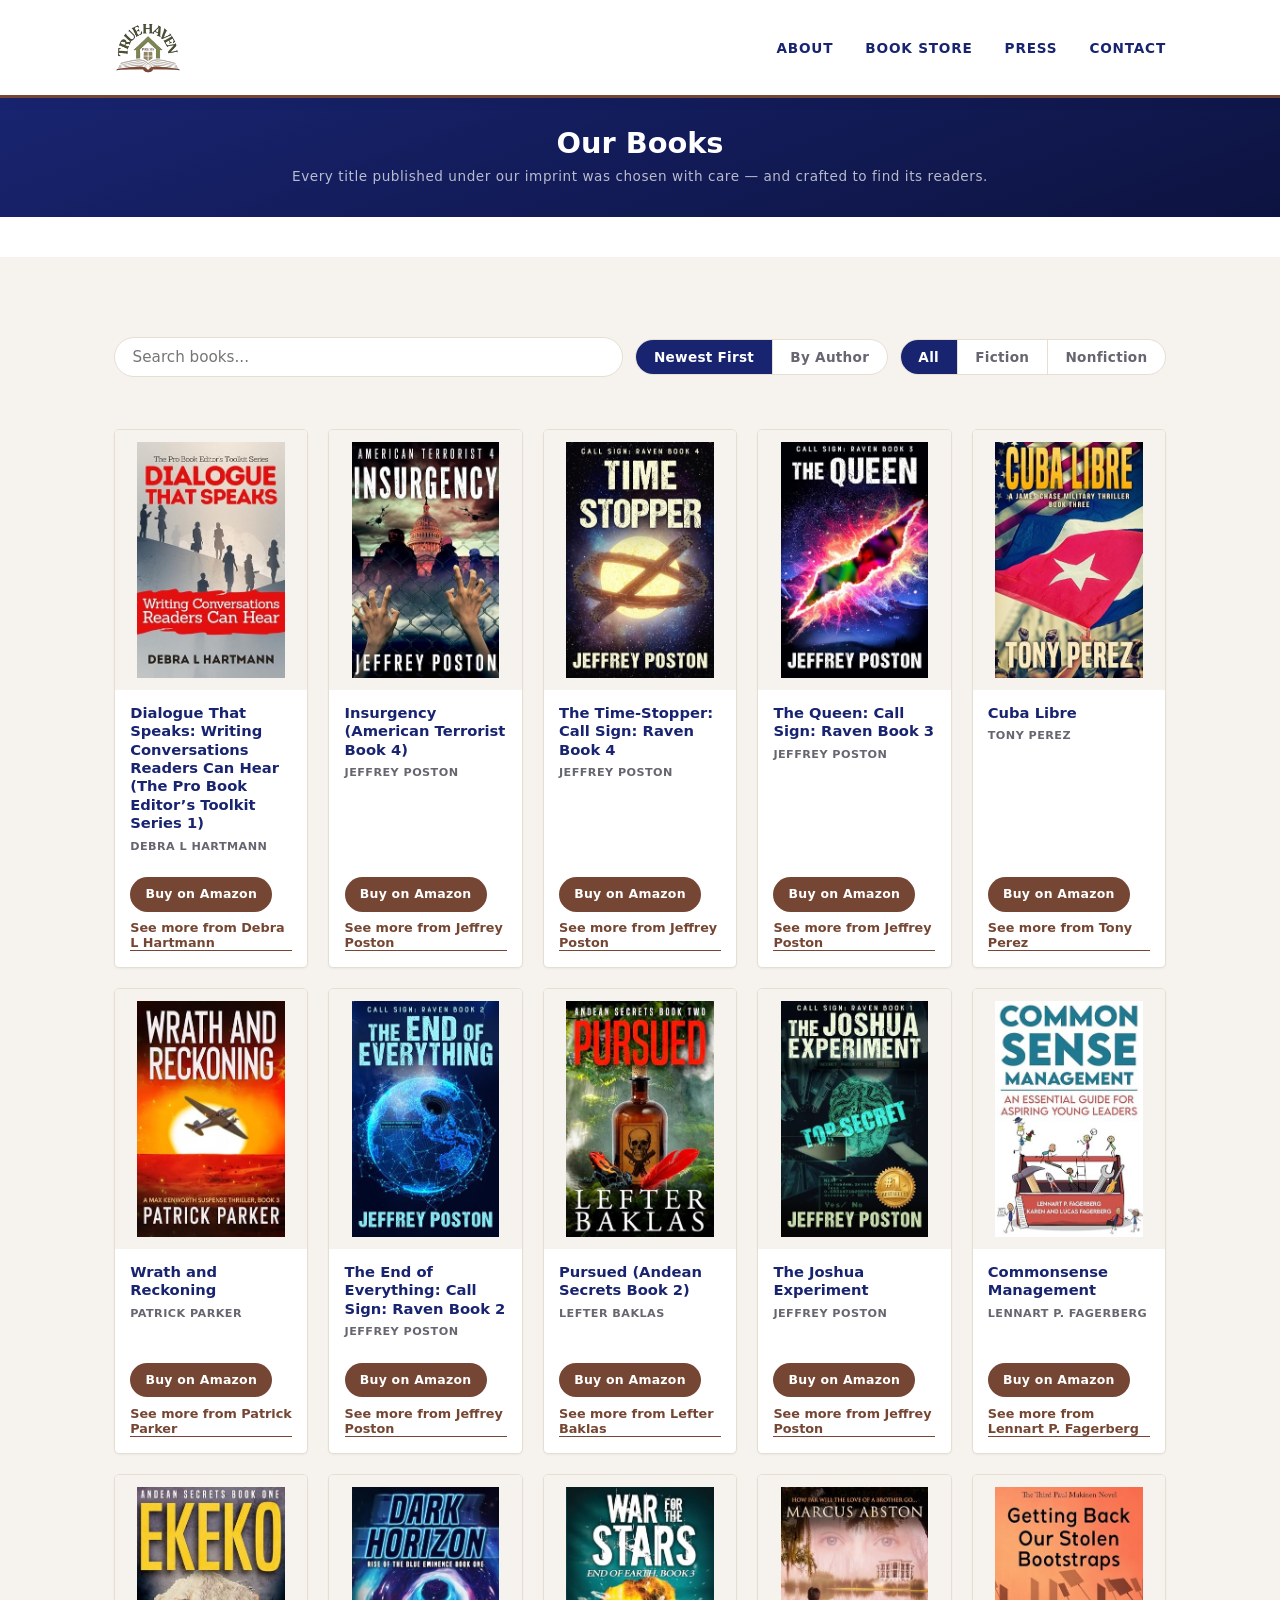
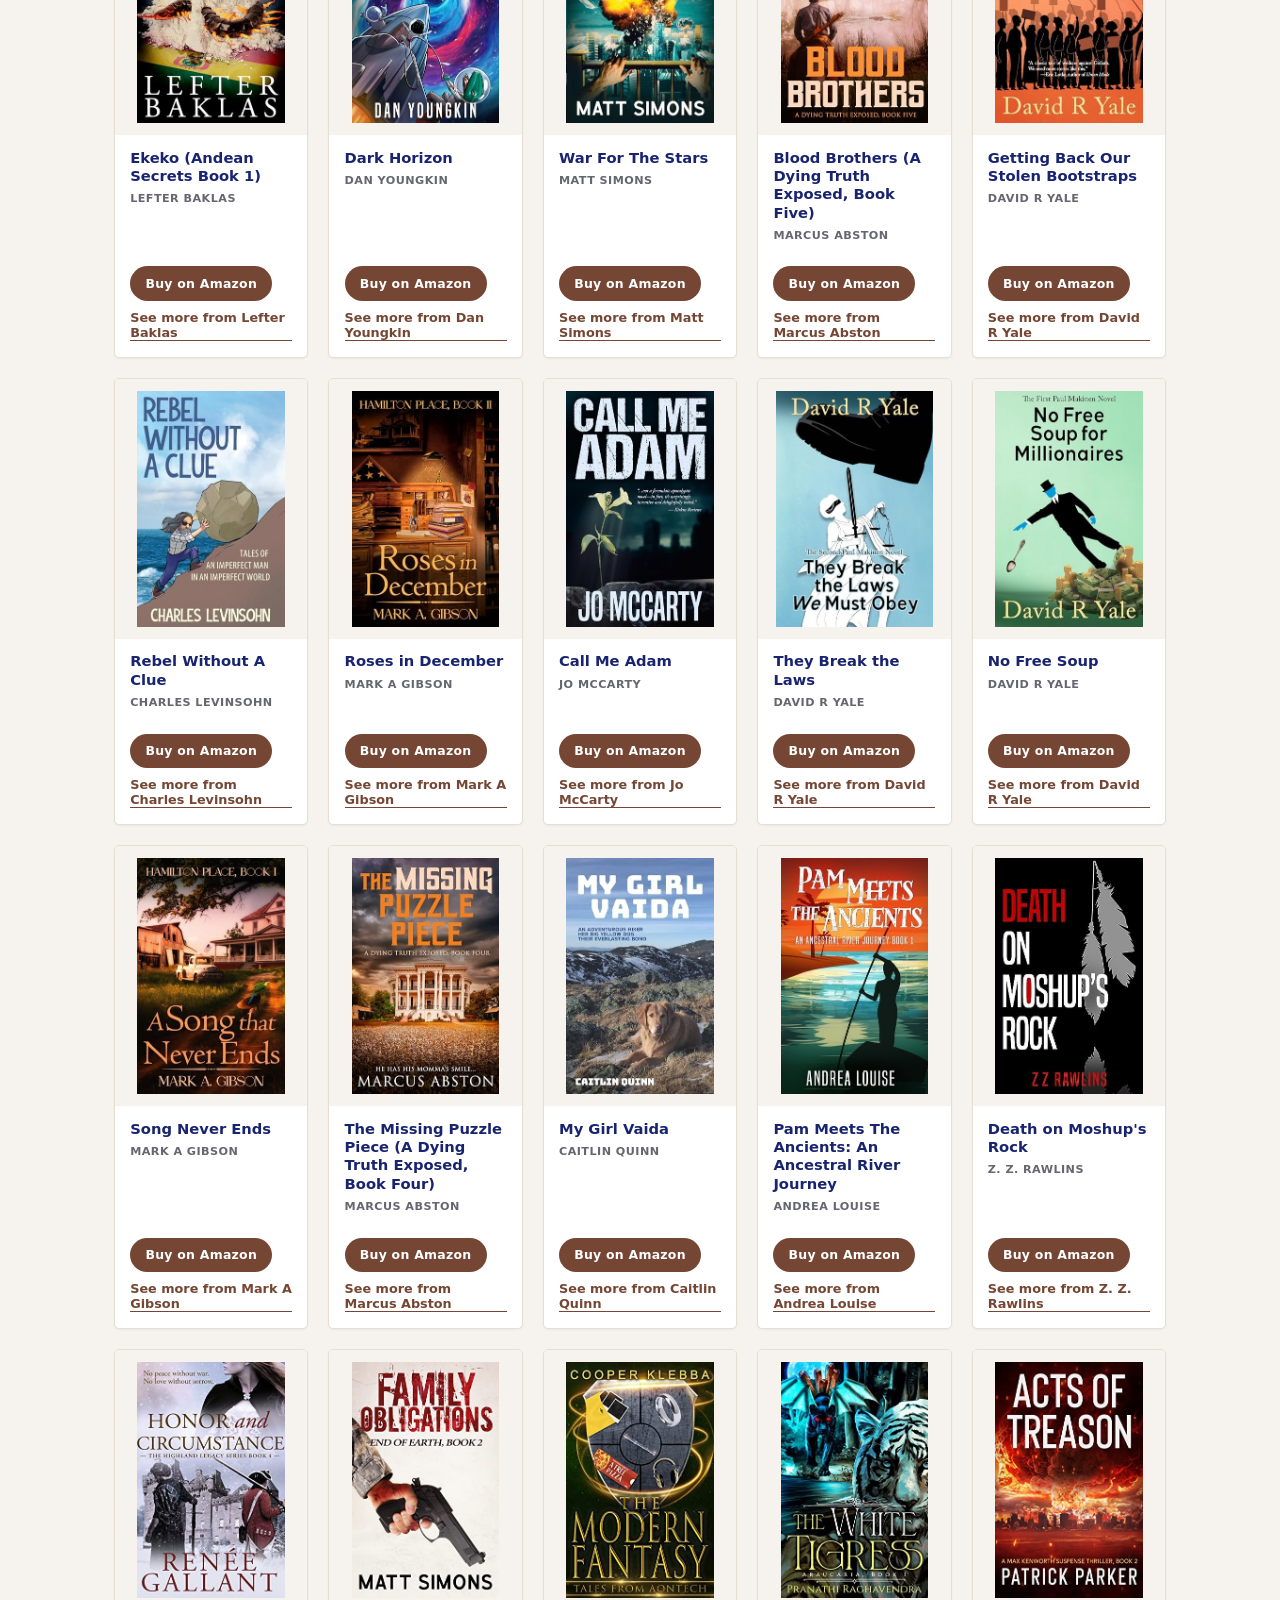
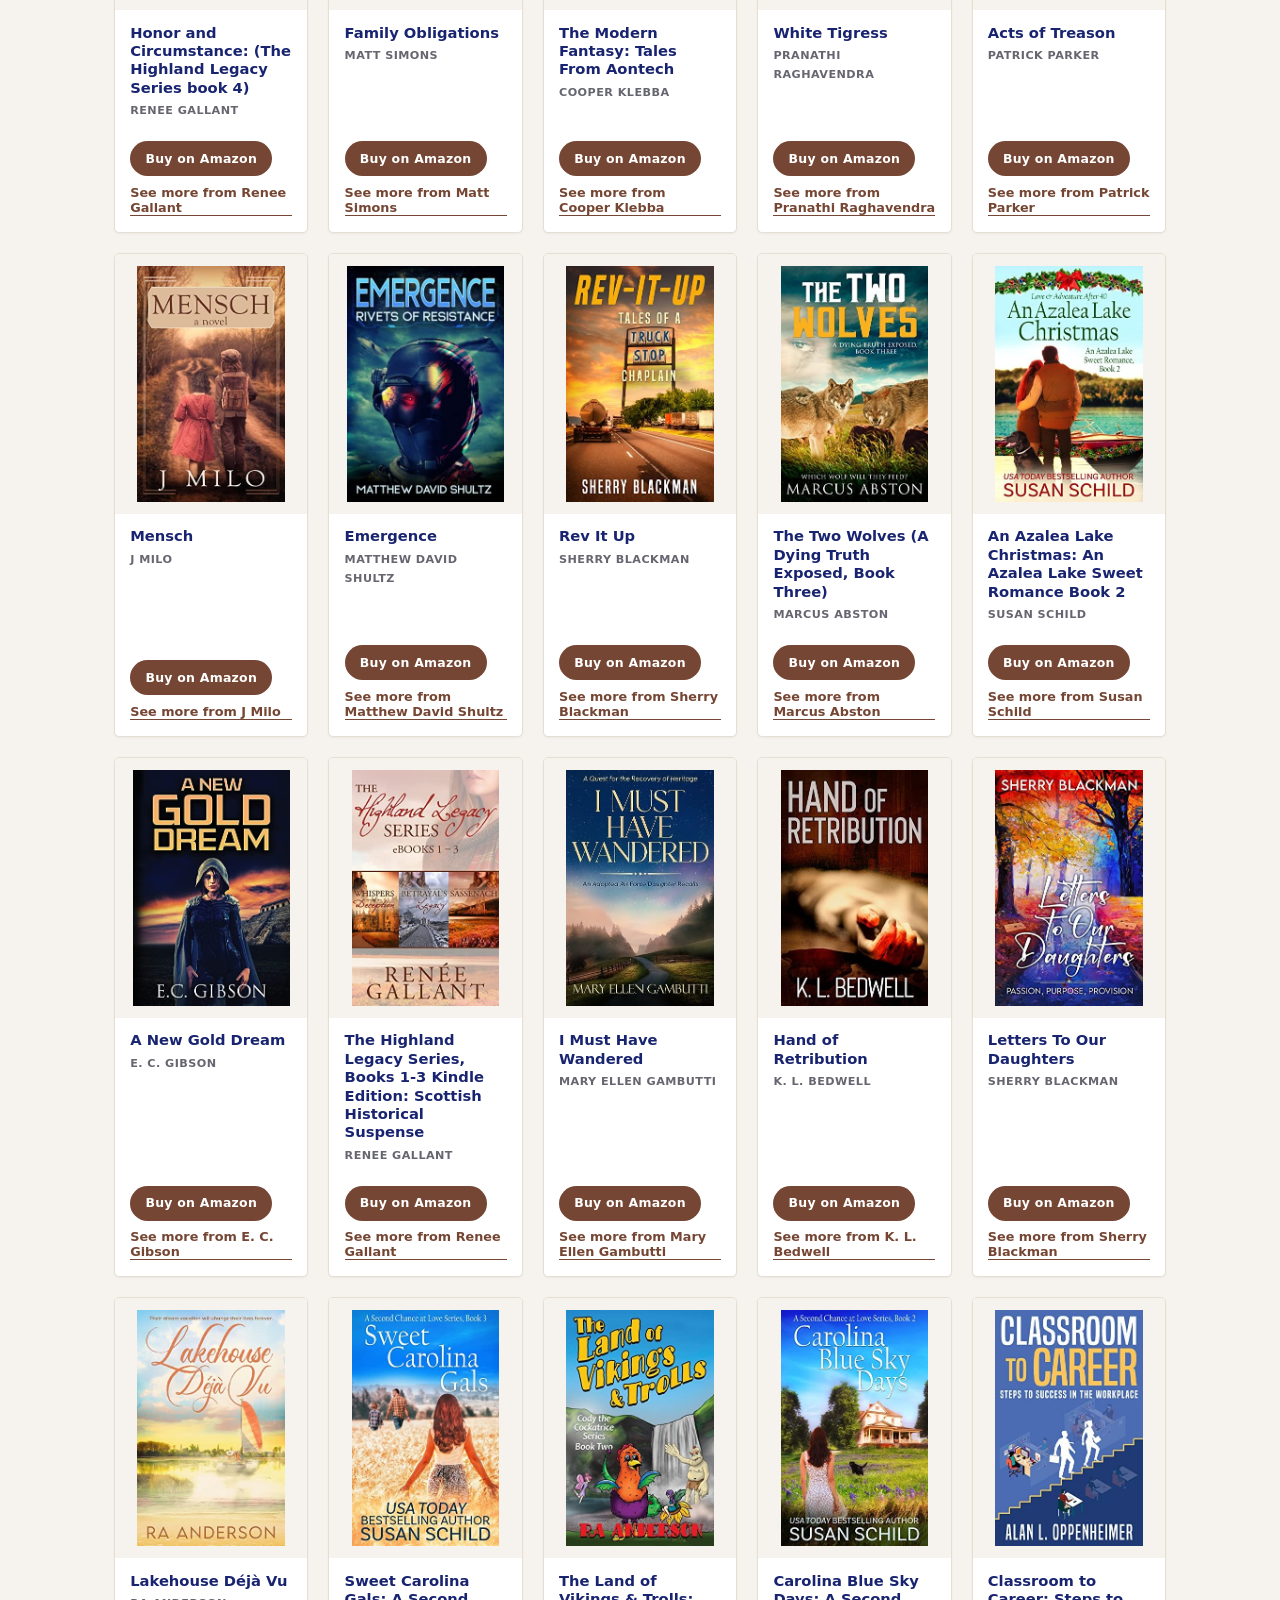
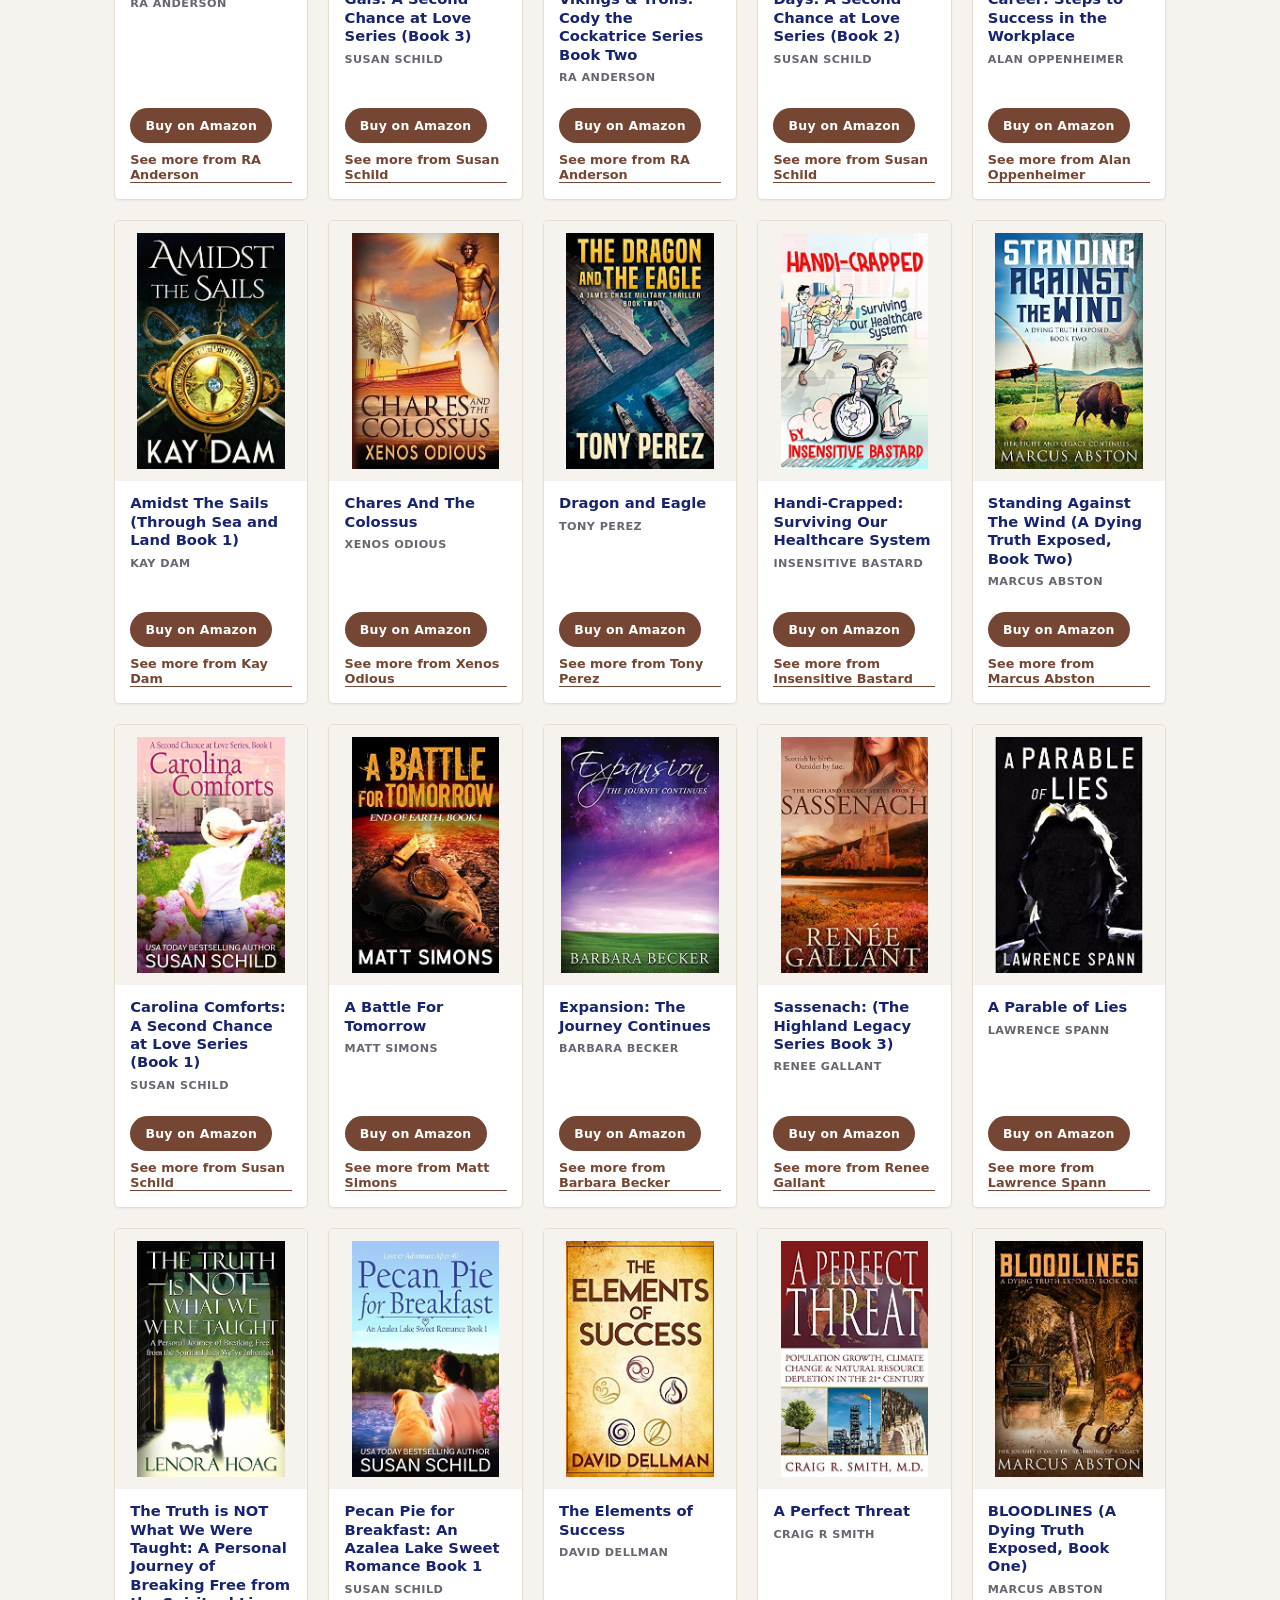
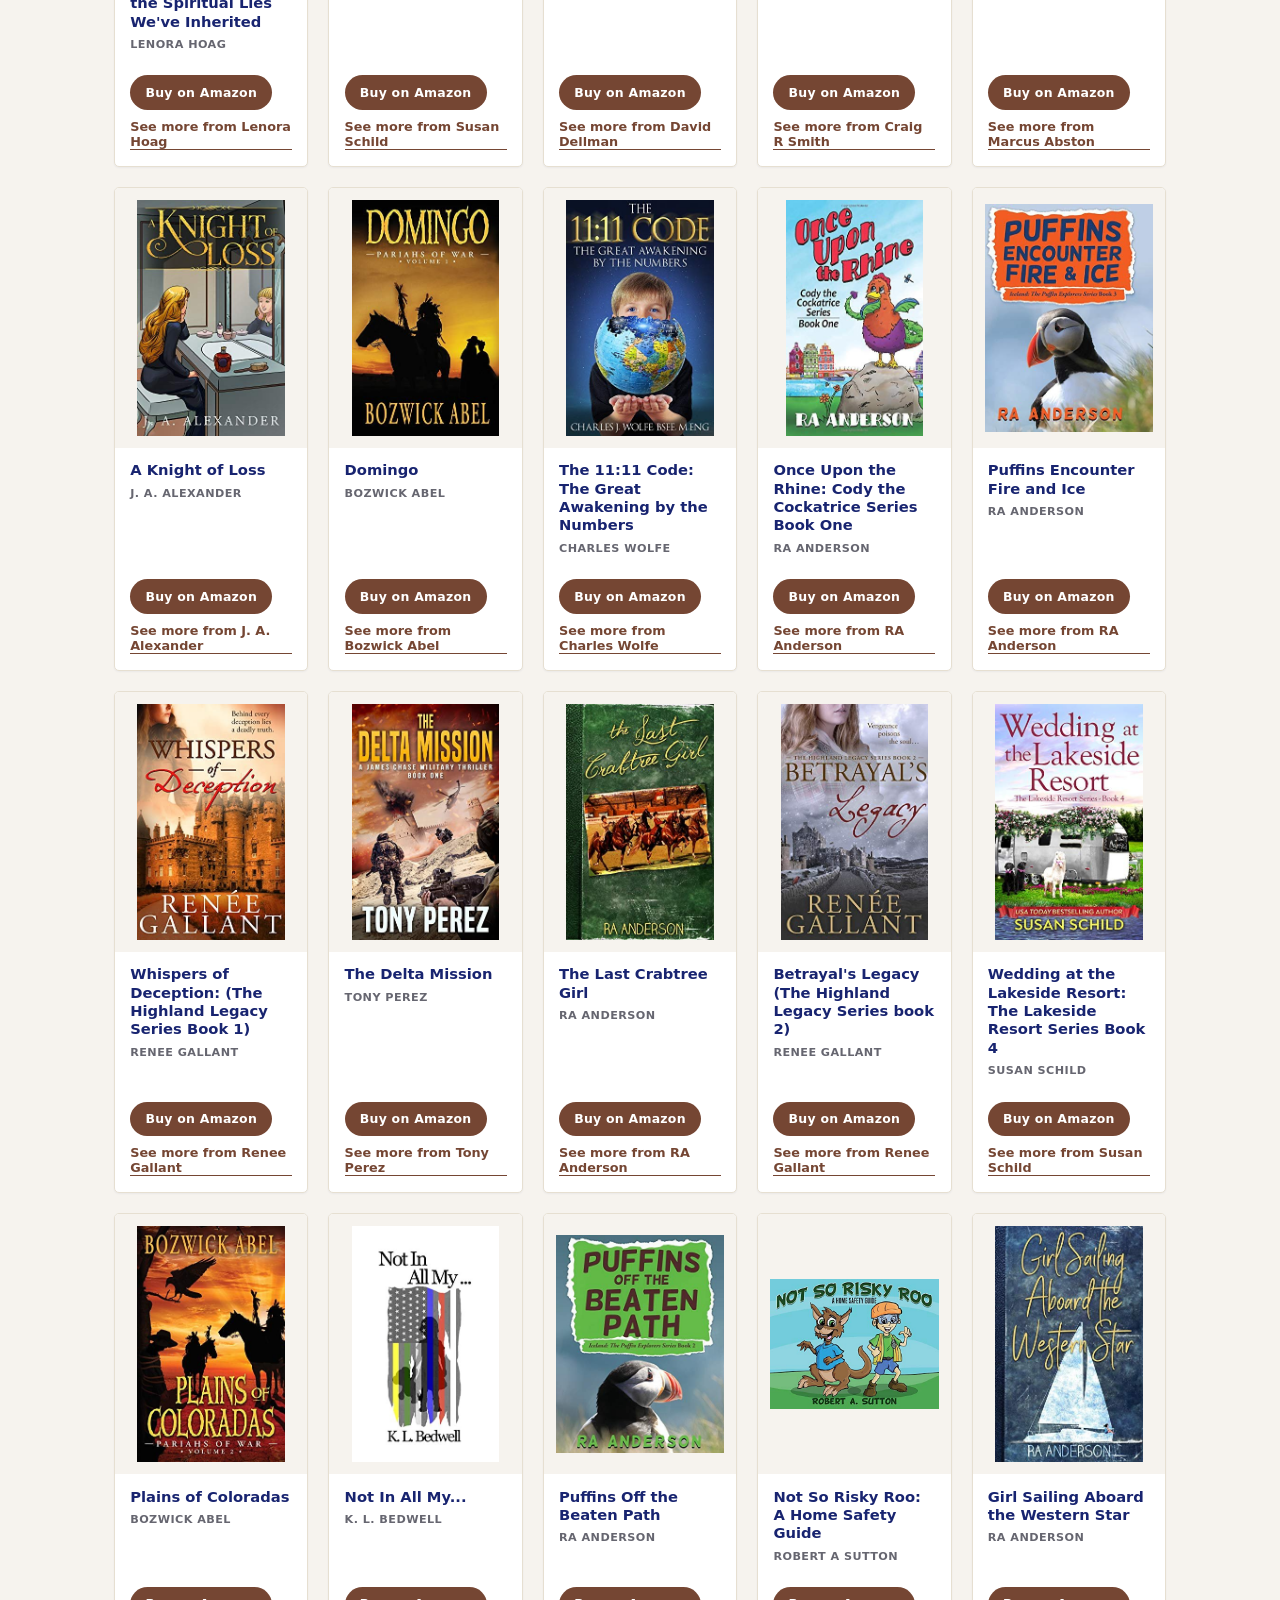
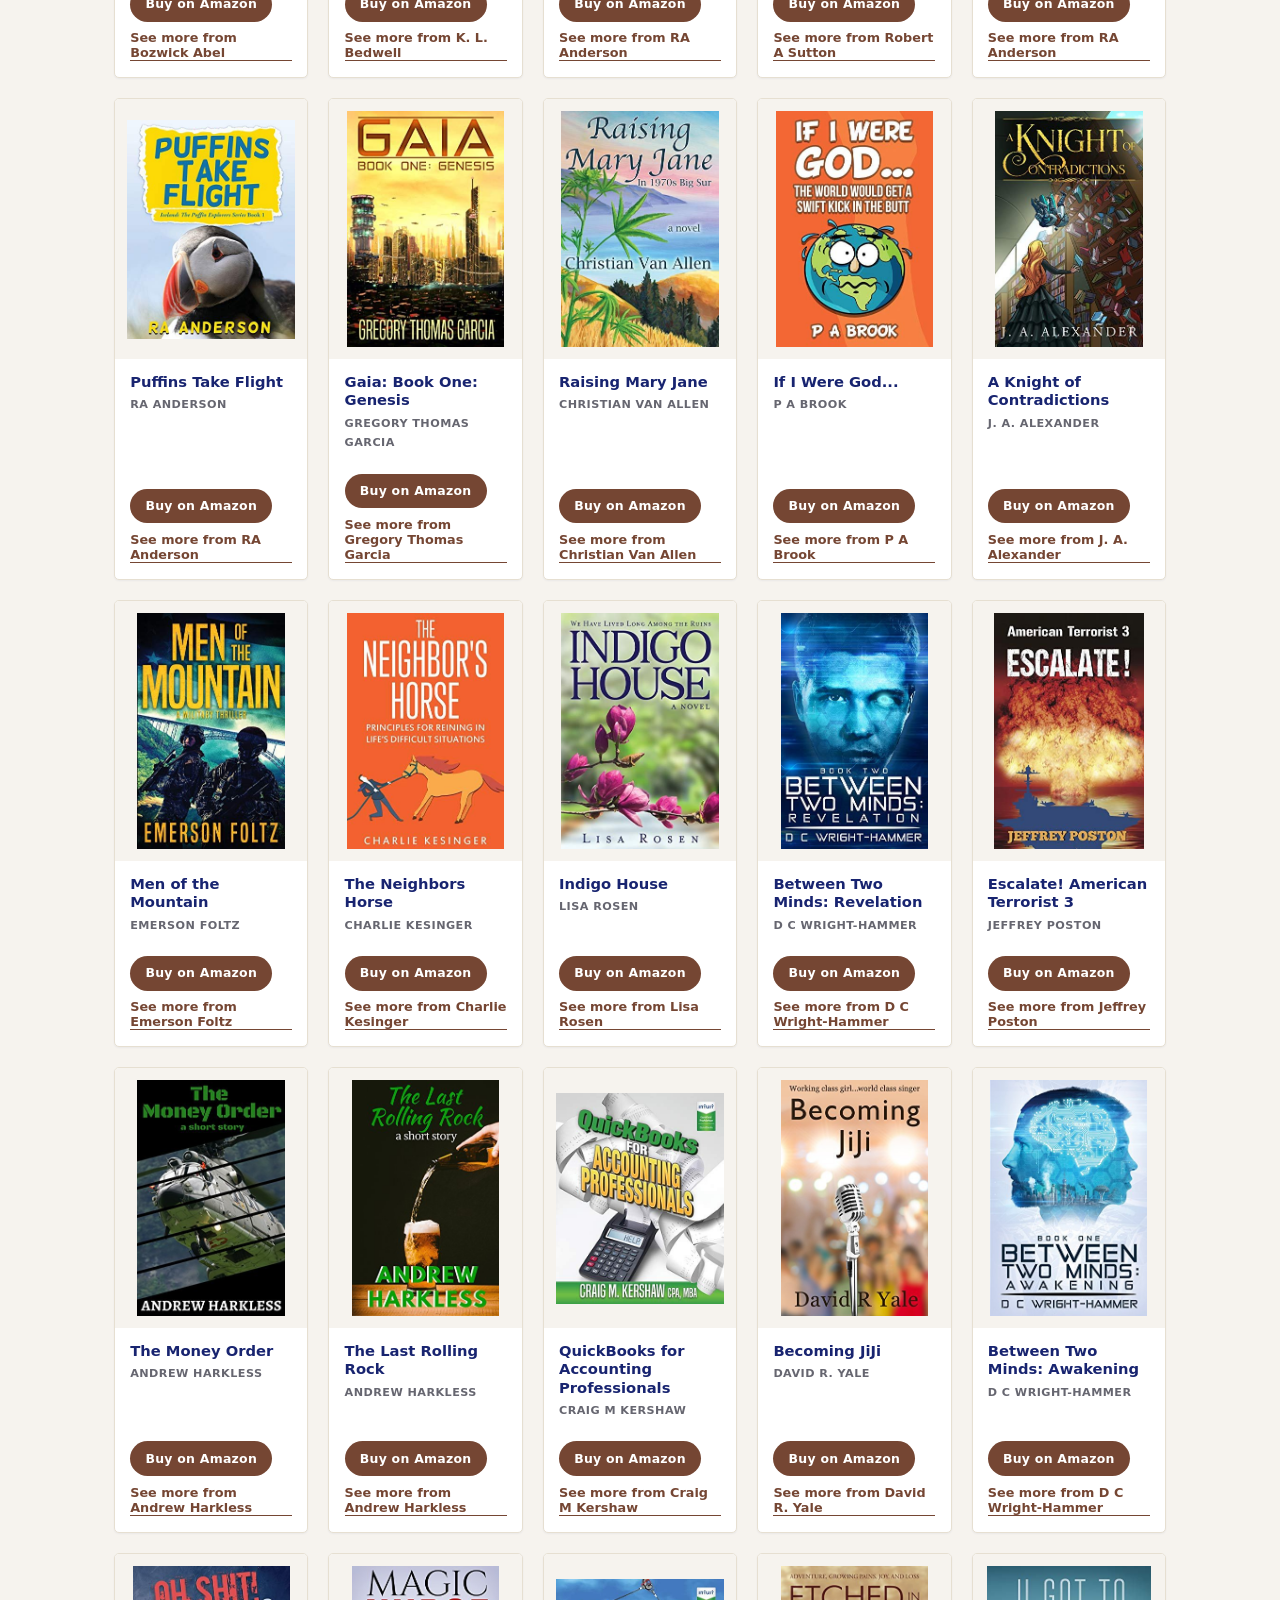
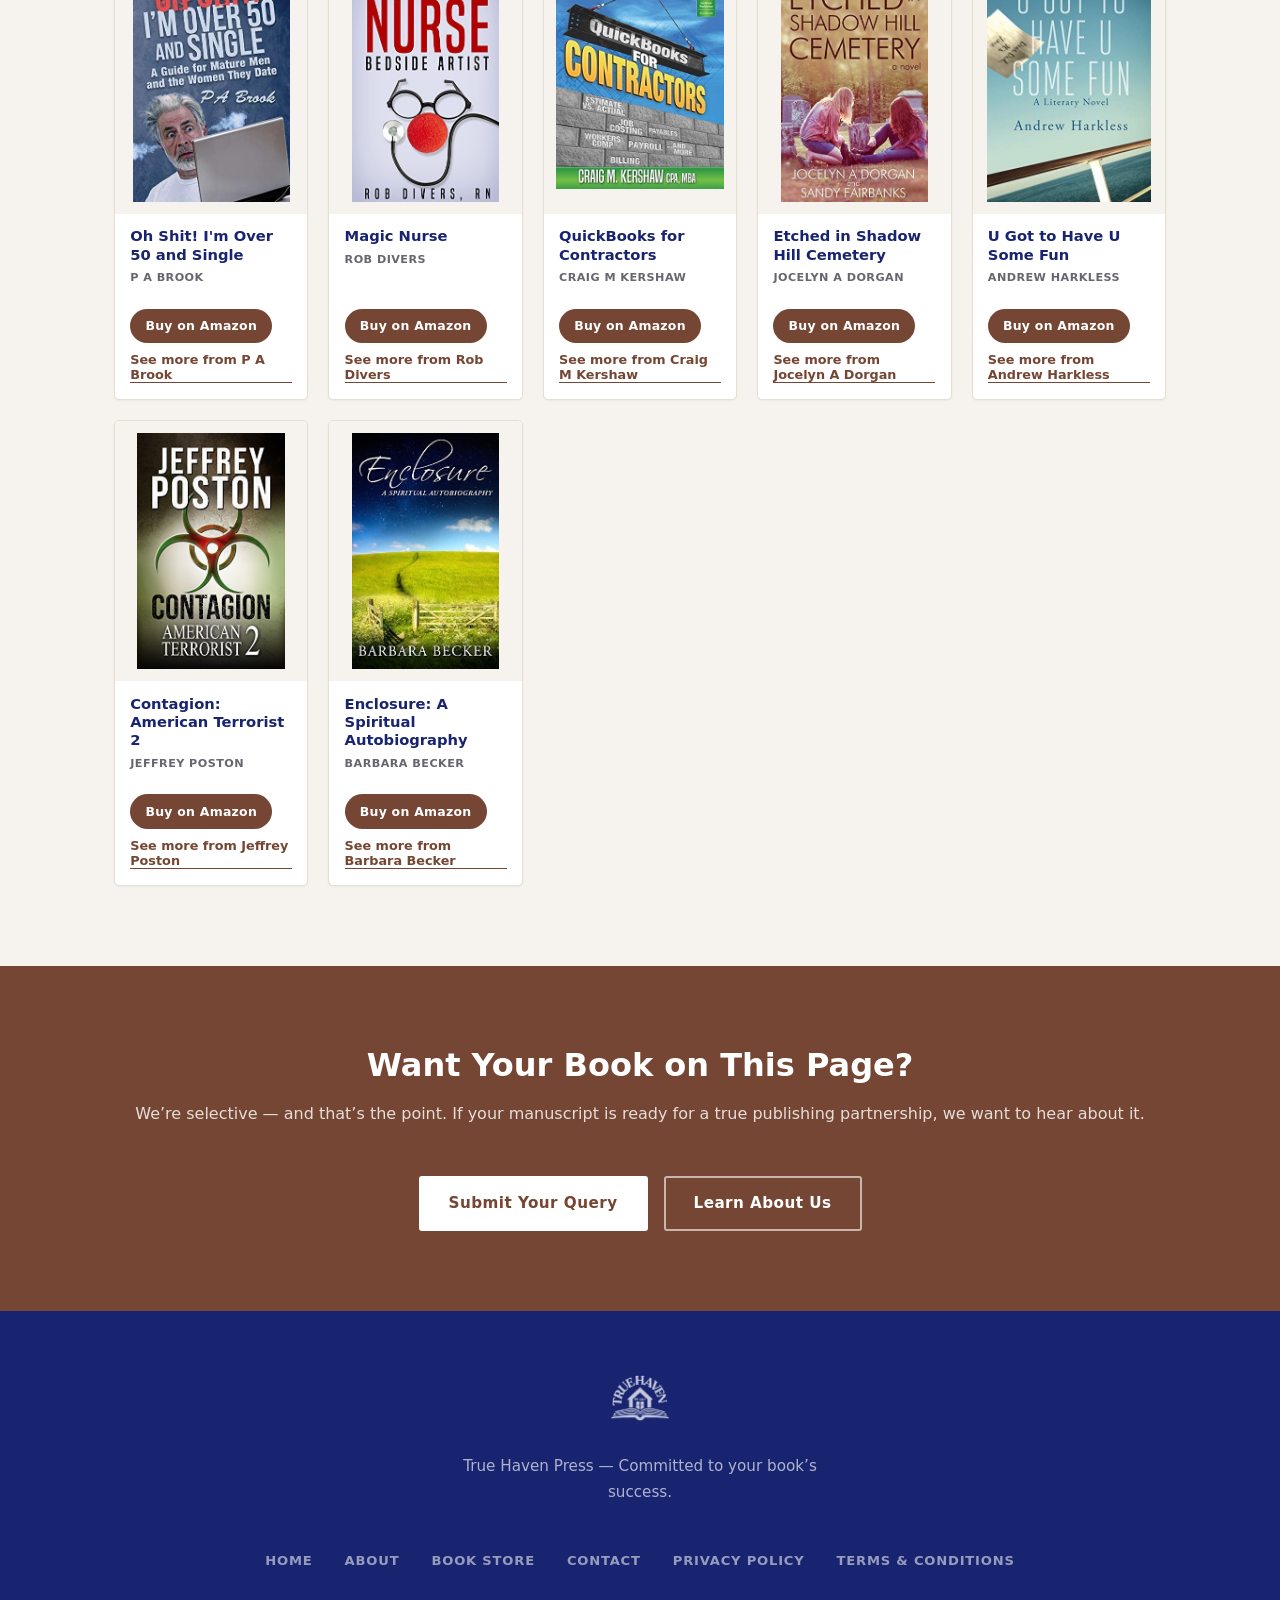
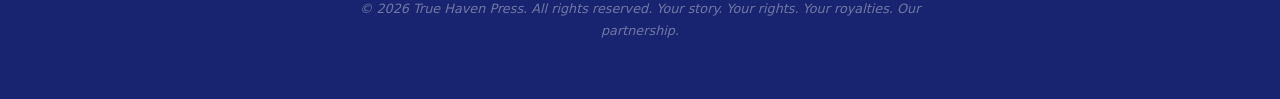
<file: books.html>
<!DOCTYPE html>
<html lang="en">
<head>
  <meta charset="UTF-8">
  <meta name="viewport" content="width=device-width, initial-scale=1.0">
  <title>Book Store — True Haven Press</title>
  <meta name="description" content="Browse the books published under the True Haven Press imprint. Award-winning fiction and nonfiction, available on Amazon.">
  <link rel="stylesheet" href="styles.css">
</head>
<body>

  <!-- HEADER -->
  <header class="site-header">
    <div class="header-inner">
      <a href="index.html" class="logo-link">
        <img src="/media/logo.png" alt="True Haven Press">
      </a>
      <nav class="main-navigation">
        <ul>
          <li><a href="index.html#about">About</a></li>
          <li><a href="books.html">Book Store</a></li>
          <li><a href="index.html#press">Press</a></li>
          <li><a href="index.html#contact">Contact</a></li>
        </ul>
      </nav>
    </div>
  </header>

  <main>

    <!-- PAGE HERO -->
    <section class="page-hero">
      <div class="hero-inner">
        <p class="hero-tagline">True Haven Press</p>
        
        <!-- qik header-text -->
  <h1>Our Books</h1>
  <!-- qik-end -->
        
        <!-- qik hero-subtitle -->
  <p class="hero-intro">Every title published under our imprint was chosen with care — and crafted to find its readers.</p>
  <!-- qik-end -->
      </div>
    </section>

    <!-- BOOK STORE / PORTFOLIO SECTION -->
    <section class="books-section" id="books">
      <div class="container">

        <!-- qik-portfolio -->

        <div class="portfolio-grid"
          data-qikfilter
          data-qikfilter-search="title,author"
          data-qikfilter-search-placeholder="Search books..."
          data-qikfilter-sort="date"
          data-qikfilter-sort-dir="desc"
          data-qikfilter-view-toggle="Newest First|By Author"
          data-qikfilter-toggle="fiction:All|Fiction|Nonfiction">

          <div class="portfolio-item"
            data-title="Insurgency (American Terrorist Book 4)"
            data-author="Jeffrey Poston"
            data-fiction="true"
            data-date="2026-01-03"
            data-asin="B0GDSCPFT7">
            <img src="/media/B0GDSCPFT7.jpg" alt="Insurgency (American Terrorist Book 4)" class="portfolio-image">
            <div class="portfolio-content">
              <h3>Insurgency (American Terrorist Book 4)</h3>
              <p class="client">Jeffrey Poston</p>
              <p></p>
              <a href="https://www.amazon.com/dp/B0GDSCPFT7" target="_blank" class="portfolio-link">Buy on Amazon</a>
            </div>
          </div>

          <div class="portfolio-item"
            data-title="The Time-Stopper: Call Sign: Raven Book 4"
            data-author="Jeffrey Poston"
            data-fiction="true"
            data-date="2025-09-30"
            data-asin="B0FTGCX1RP">
            <img src="/media/B0FTGCX1RP.jpg" alt="The Time-Stopper: Call Sign: Raven Book 4" class="portfolio-image">
            <div class="portfolio-content">
              <h3>The Time-Stopper: Call Sign: Raven Book 4</h3>
              <p class="client">Jeffrey Poston</p>
              <p></p>
              <a href="https://www.amazon.com/dp/B0FTGCX1RP" target="_blank" class="portfolio-link">Buy on Amazon</a>
            </div>
          </div>

          <div class="portfolio-item"
            data-title="The Queen: Call Sign: Raven Book 3"
            data-author="Jeffrey Poston"
            data-fiction="true"
            data-date="2025-09-02"
            data-asin="B0FPPH6CVJ">
            <img src="/media/B0FPPH6CVJ.jpg" alt="The Queen: Call Sign: Raven Book 3" class="portfolio-image">
            <div class="portfolio-content">
              <h3>The Queen: Call Sign: Raven Book 3</h3>
              <p class="client">Jeffrey Poston</p>
              <p></p>
              <a href="https://www.amazon.com/dp/B0FPPH6CVJ" target="_blank" class="portfolio-link">Buy on Amazon</a>
            </div>
          </div>

          <div class="portfolio-item"
            data-title="Cuba Libre"
            data-author="Tony Perez"
            data-fiction="true"
            data-date="2025-09-02"
            data-asin="B0FNWB7SKZ">
            <img src="/media/B0FNWB7SKZ.jpg" alt="Cuba Libre" class="portfolio-image">
            <div class="portfolio-content">
              <h3>Cuba Libre</h3>
              <p class="client">Tony Perez</p>
              <p></p>
              <a href="https://www.amazon.com/dp/B0FNWB7SKZ" target="_blank" class="portfolio-link">Buy on Amazon</a>
            </div>
          </div>

          <div class="portfolio-item"
            data-title="Wrath and Reckoning"
            data-author="Patrick Parker"
            data-fiction="true"
            data-date="2025-08-05"
            data-asin="B0FKRYGQD9">
            <img src="/media/B0FKRYGQD9.jpg" alt="Wrath and Reckoning" class="portfolio-image">
            <div class="portfolio-content">
              <h3>Wrath and Reckoning</h3>
              <p class="client">Patrick Parker</p>
              <p></p>
              <a href="https://www.amazon.com/dp/B0FKRYGQD9" target="_blank" class="portfolio-link">Buy on Amazon</a>
            </div>
          </div>

          <div class="portfolio-item"
            data-title="The End of Everything: Call Sign: Raven Book 2"
            data-author="Jeffrey Poston"
            data-fiction="true"
            data-date="2025-07-30"
            data-asin="B0FKHG1FK6">
            <img src="/media/B0FKHG1FK6.jpg" alt="The End of Everything: Call Sign: Raven Book 2" class="portfolio-image">
            <div class="portfolio-content">
              <h3>The End of Everything: Call Sign: Raven Book 2</h3>
              <p class="client">Jeffrey Poston</p>
              <p></p>
              <a href="https://www.amazon.com/dp/B0FKHG1FK6" target="_blank" class="portfolio-link">Buy on Amazon</a>
            </div>
          </div>

          <div class="portfolio-item"
            data-title="Pursued (Andean Secrets Book 2)"
            data-author="Lefter Baklas"
            data-fiction="true"
            data-date="2025-07-10"
            data-asin="B0FHBHBJ2K">
            <img src="/media/B0FHBHBJ2K.jpg" alt="Pursued (Andean Secrets Book 2)" class="portfolio-image">
            <div class="portfolio-content">
              <h3>Pursued (Andean Secrets Book 2)</h3>
              <p class="client">Lefter Baklas</p>
              <p></p>
              <a href="https://www.amazon.com/dp/B0FHBHBJ2K" target="_blank" class="portfolio-link">Buy on Amazon</a>
            </div>
          </div>

          <div class="portfolio-item"
            data-title="The Joshua Experiment"
            data-author="Jeffrey Poston"
            data-fiction="true"
            data-date="2025-07-02"
            data-asin="B0FGFSYJZ1">
            <img src="/media/B0FGFSYJZ1.jpg" alt="The Joshua Experiment" class="portfolio-image">
            <div class="portfolio-content">
              <h3>The Joshua Experiment</h3>
              <p class="client">Jeffrey Poston</p>
              <p></p>
              <a href="https://www.amazon.com/dp/B0FGFSYJZ1" target="_blank" class="portfolio-link">Buy on Amazon</a>
            </div>
          </div>

          <div class="portfolio-item"
            data-title="Ekeko (Andean Secrets Book 1)"
            data-author="Lefter Baklas"
            data-fiction="true"
            data-date="2025-03-04"
            data-asin="B0DZDY2SVY">
            <img src="/media/B0DZDY2SVY.jpg" alt="Ekeko (Andean Secrets Book 1)" class="portfolio-image">
            <div class="portfolio-content">
              <h3>Ekeko (Andean Secrets Book 1)</h3>
              <p class="client">Lefter Baklas</p>
              <p></p>
              <a href="https://www.amazon.com/dp/B0DZDY2SVY" target="_blank" class="portfolio-link">Buy on Amazon</a>
            </div>
          </div>

          <div class="portfolio-item"
            data-title="Dark Horizon"
            data-author="Dan Youngkin"
            data-fiction="true"
            data-date="2025-02-21"
            data-asin="B0DXXS6PDP">
            <img src="/media/B0DXXS6PDP.jpg" alt="Dark Horizon" class="portfolio-image">
            <div class="portfolio-content">
              <h3>Dark Horizon</h3>
              <p class="client">Dan Youngkin</p>
              <p></p>
              <a href="https://www.amazon.com/dp/B0DXXS6PDP" target="_blank" class="portfolio-link">Buy on Amazon</a>
            </div>
          </div>

          <div class="portfolio-item"
            data-title="War For The Stars"
            data-author="Matt Simons"
            data-fiction="true"
            data-date="2025-02-21"
            data-asin="1737866552">
            <img src="/media/1737866552.jpg" alt="War For The Stars" class="portfolio-image">
            <div class="portfolio-content">
              <h3>War For The Stars</h3>
              <p class="client">Matt Simons</p>
              <p></p>
              <a href="https://www.amazon.com/dp/1737866552" target="_blank" class="portfolio-link">Buy on Amazon</a>
            </div>
          </div>

          <div class="portfolio-item"
            data-title="Blood Brothers (A Dying Truth Exposed, Book Five)"
            data-author="Marcus Abston"
            data-fiction="true"
            data-date="2024-11-22"
            data-asin="B0DKH2RT1X">
            <img src="/media/B0DKH2RT1X.jpg" alt="Blood Brothers (A Dying Truth Exposed, Book Five)" class="portfolio-image">
            <div class="portfolio-content">
              <h3>Blood Brothers (A Dying Truth Exposed, Book Five)</h3>
              <p class="client">Marcus Abston</p>
              <p></p>
              <a href="https://www.amazon.com/dp/B0DKH2RT1X" target="_blank" class="portfolio-link">Buy on Amazon</a>
            </div>
          </div>

          <div class="portfolio-item"
            data-title="Getting Back Our Stolen Bootstraps"
            data-author="David R Yale"
            data-fiction="true"
            data-date="2024-05-15"
            data-asin="B0D46XKBGB">
            <img src="/media/B0D46XKBGB.jpg" alt="Getting Back Our Stolen Bootstraps" class="portfolio-image">
            <div class="portfolio-content">
              <h3>Getting Back Our Stolen Bootstraps</h3>
              <p class="client">David R Yale</p>
              <p></p>
              <a href="https://www.amazon.com/dp/B0D46XKBGB" target="_blank" class="portfolio-link">Buy on Amazon</a>
            </div>
          </div>

          <div class="portfolio-item"
            data-title="Roses in December"
            data-author="Mark A Gibson"
            data-fiction="true"
            data-date="2024-04-02"
            data-asin="B0CSM9BH6P">
            <img src="/media/B0CSM9BH6P.jpg" alt="Roses in December" class="portfolio-image">
            <div class="portfolio-content">
              <h3>Roses in December</h3>
              <p class="client">Mark A Gibson</p>
              <p></p>
              <a href="https://www.amazon.com/dp/B0CSM9BH6P" target="_blank" class="portfolio-link">Buy on Amazon</a>
            </div>
          </div>

          <div class="portfolio-item"
            data-title="Call Me Adam"
            data-author="Jo McCarty"
            data-fiction="true"
            data-date="2024-04-01"
            data-asin="B0CW1CKXF9">
            <img src="/media/B0CW1CKXF9.jpg" alt="Call Me Adam" class="portfolio-image">
            <div class="portfolio-content">
              <h3>Call Me Adam</h3>
              <p class="client">Jo McCarty</p>
              <p></p>
              <a href="https://www.amazon.com/dp/B0CW1CKXF9" target="_blank" class="portfolio-link">Buy on Amazon</a>
            </div>
          </div>

          <div class="portfolio-item"
            data-title="They Break the Laws"
            data-author="David R Yale"
            data-fiction="true"
            data-date="2024-03-14"
            data-asin="B0CVR2NVBZ">
            <img src="/media/B0CVR2NVBZ.jpg" alt="They Break the Laws" class="portfolio-image">
            <div class="portfolio-content">
              <h3>They Break the Laws</h3>
              <p class="client">David R Yale</p>
              <p></p>
              <a href="https://www.amazon.com/dp/B0CVR2NVBZ" target="_blank" class="portfolio-link">Buy on Amazon</a>
            </div>
          </div>

          <div class="portfolio-item"
            data-title="No Free Soup"
            data-author="David R Yale"
            data-fiction="true"
            data-date="2024-01-17"
            data-asin="B0CSK88TRN">
            <img src="/media/B0CSK88TRN.jpg" alt="No Free Soup" class="portfolio-image">
            <div class="portfolio-content">
              <h3>No Free Soup</h3>
              <p class="client">David R Yale</p>
              <p></p>
              <a href="https://www.amazon.com/dp/B0CSK88TRN" target="_blank" class="portfolio-link">Buy on Amazon</a>
            </div>
          </div>

          <div class="portfolio-item"
            data-title="Song Never Ends"
            data-author="Mark A Gibson"
            data-fiction="true"
            data-date="2024-01-02"
            data-asin="B0CN3RYFKS">
            <img src="/media/B0CN3RYFKS.jpg" alt="Song Never Ends" class="portfolio-image">
            <div class="portfolio-content">
              <h3>Song Never Ends</h3>
              <p class="client">Mark A Gibson</p>
              <p></p>
              <a href="https://www.amazon.com/dp/B0CN3RYFKS" target="_blank" class="portfolio-link">Buy on Amazon</a>
            </div>
          </div>

          <div class="portfolio-item"
            data-title="The Missing Puzzle Piece (A Dying Truth Exposed, Book Four)"
            data-author="Marcus Abston"
            data-fiction="true"
            data-date="2023-11-20"
            data-asin="B0CLZ6CKP7">
            <img src="/media/B0CLZ6CKP7.jpg" alt="The Missing Puzzle Piece (A Dying Truth Exposed, Book Four)" class="portfolio-image">
            <div class="portfolio-content">
              <h3>The Missing Puzzle Piece (A Dying Truth Exposed, Book Four)</h3>
              <p class="client">Marcus Abston</p>
              <p></p>
              <a href="https://www.amazon.com/dp/B0CLZ6CKP7" target="_blank" class="portfolio-link">Buy on Amazon</a>
            </div>
          </div>

          <div class="portfolio-item"
            data-title="Pam Meets The Ancients: An Ancestral River Journey"
            data-author="Andrea Louise"
            data-fiction="true"
            data-date="2023-09-30"
            data-asin="B0CK7XL2TF">
            <img src="/media/B0CK7XL2TF.jpg" alt="Pam Meets The Ancients: An Ancestral River Journey" class="portfolio-image">
            <div class="portfolio-content">
              <h3>Pam Meets The Ancients: An Ancestral River Journey</h3>
              <p class="client">Andrea Louise</p>
              <p></p>
              <a href="https://www.amazon.com/dp/B0CK7XL2TF" target="_blank" class="portfolio-link">Buy on Amazon</a>
            </div>
          </div>

          <div class="portfolio-item"
            data-title="Death on Moshup's Rock"
            data-author="Z. Z. Rawlins"
            data-fiction="true"
            data-date="2023-08-26"
            data-asin="B0CGQ3Z3FT">
            <img src="/media/B0CGQ3Z3FT.jpg" alt="Death on Moshup's Rock" class="portfolio-image">
            <div class="portfolio-content">
              <h3>Death on Moshup's Rock</h3>
              <p class="client">Z. Z. Rawlins</p>
              <p></p>
              <a href="https://www.amazon.com/dp/B0CGQ3Z3FT" target="_blank" class="portfolio-link">Buy on Amazon</a>
            </div>
          </div>

          <div class="portfolio-item"
            data-title="Honor and Circumstance: (The Highland Legacy Series book 4)"
            data-author="Renee Gallant"
            data-fiction="true"
            data-date="2023-06-01"
            data-asin="B0C5DP4ZTC">
            <img src="/media/B0C5DP4ZTC.jpg" alt="Honor and Circumstance: (The Highland Legacy Series book 4)" class="portfolio-image">
            <div class="portfolio-content">
              <h3>Honor and Circumstance: (The Highland Legacy Series book 4)</h3>
              <p class="client">Renee Gallant</p>
              <p></p>
              <a href="https://www.amazon.com/dp/B0C5DP4ZTC" target="_blank" class="portfolio-link">Buy on Amazon</a>
            </div>
          </div>

          <div class="portfolio-item"
            data-title="Family Obligations"
            data-author="Matt Simons"
            data-fiction="true"
            data-date="2023-04-28"
            data-asin="B0C3YD4GZH">
            <img src="/media/B0C3YD4GZH.jpg" alt="Family Obligations" class="portfolio-image">
            <div class="portfolio-content">
              <h3>Family Obligations</h3>
              <p class="client">Matt Simons</p>
              <p></p>
              <a href="https://www.amazon.com/dp/B0C3YD4GZH" target="_blank" class="portfolio-link">Buy on Amazon</a>
            </div>
          </div>

          <div class="portfolio-item"
            data-title="The Modern Fantasy: Tales From Aontech"
            data-author="Cooper Klebba"
            data-fiction="true"
            data-date="2023-04-05"
            data-asin="B0C1NPYWPZ">
            <img src="/media/B0C1NPYWPZ.jpg" alt="The Modern Fantasy: Tales From Aontech" class="portfolio-image">
            <div class="portfolio-content">
              <h3>The Modern Fantasy: Tales From Aontech</h3>
              <p class="client">Cooper Klebba</p>
              <p></p>
              <a href="https://www.amazon.com/dp/B0C1NPYWPZ" target="_blank" class="portfolio-link">Buy on Amazon</a>
            </div>
          </div>

          <div class="portfolio-item"
            data-title="White Tigress"
            data-author="Pranathi Raghavendra"
            data-fiction="true"
            data-date="2023-03-18"
            data-asin="B0BYWQ9KRR">
            <img src="/media/B0BYWQ9KRR.jpg" alt="White Tigress" class="portfolio-image">
            <div class="portfolio-content">
              <h3>White Tigress</h3>
              <p class="client">Pranathi Raghavendra</p>
              <p></p>
              <a href="https://www.amazon.com/dp/B0BYWQ9KRR" target="_blank" class="portfolio-link">Buy on Amazon</a>
            </div>
          </div>

          <div class="portfolio-item"
            data-title="Acts of Treason"
            data-author="Patrick Parker"
            data-fiction="true"
            data-date="2023-03-10"
            data-asin="B0BW4QWBNC">
            <img src="/media/B0BW4QWBNC.jpg" alt="Acts of Treason" class="portfolio-image">
            <div class="portfolio-content">
              <h3>Acts of Treason</h3>
              <p class="client">Patrick Parker</p>
              <p></p>
              <a href="https://www.amazon.com/dp/B0BW4QWBNC" target="_blank" class="portfolio-link">Buy on Amazon</a>
            </div>
          </div>

          <div class="portfolio-item"
            data-title="Mensch"
            data-author="J Milo"
            data-fiction="true"
            data-date="2023-03-01"
            data-asin="B0BWS1JYZJ">
            <img src="/media/B0BWS1JYZJ.jpg" alt="Mensch" class="portfolio-image">
            <div class="portfolio-content">
              <h3>Mensch</h3>
              <p class="client">J Milo</p>
              <p></p>
              <a href="https://www.amazon.com/dp/B0BWS1JYZJ" target="_blank" class="portfolio-link">Buy on Amazon</a>
            </div>
          </div>

          <div class="portfolio-item"
            data-title="Emergence"
            data-author="Matthew David Shultz"
            data-fiction="true"
            data-date="2022-12-16"
            data-asin="B0BTRXDXZH">
            <img src="/media/B0BTRXDXZH.jpg" alt="Emergence" class="portfolio-image">
            <div class="portfolio-content">
              <h3>Emergence</h3>
              <p class="client">Matthew David Shultz</p>
              <p></p>
              <a href="https://www.amazon.com/dp/B0BTRXDXZH" target="_blank" class="portfolio-link">Buy on Amazon</a>
            </div>
          </div>

          <div class="portfolio-item"
            data-title="The Two Wolves (A Dying Truth Exposed, Book Three)"
            data-author="Marcus Abston"
            data-fiction="true"
            data-date="2022-11-06"
            data-asin="B0BJ5L6HNP">
            <img src="/media/B0BJ5L6HNP.jpg" alt="The Two Wolves (A Dying Truth Exposed, Book Three)" class="portfolio-image">
            <div class="portfolio-content">
              <h3>The Two Wolves (A Dying Truth Exposed, Book Three)</h3>
              <p class="client">Marcus Abston</p>
              <p></p>
              <a href="https://www.amazon.com/dp/B0BJ5L6HNP" target="_blank" class="portfolio-link">Buy on Amazon</a>
            </div>
          </div>

          <div class="portfolio-item"
            data-title="An Azalea Lake Christmas: An Azalea Lake Sweet Romance Book 2"
            data-author="Susan Schild"
            data-fiction="true"
            data-date="2022-10-15"
            data-asin="B0BGQFWC4B">
            <img src="/media/B0BGQFWC4B.jpg" alt="An Azalea Lake Christmas: An Azalea Lake Sweet Romance Book 2" class="portfolio-image">
            <div class="portfolio-content">
              <h3>An Azalea Lake Christmas: An Azalea Lake Sweet Romance Book 2</h3>
              <p class="client">Susan Schild</p>
              <p></p>
              <a href="https://www.amazon.com/dp/B0BGQFWC4B" target="_blank" class="portfolio-link">Buy on Amazon</a>
            </div>
          </div>

          <div class="portfolio-item"
            data-title="A New Gold Dream"
            data-author="E. C. Gibson"
            data-fiction="true"
            data-date="2022-09-30"
            data-asin="B0BG6RK2NQ">
            <img src="/media/B0BG6RK2NQ.jpg" alt="A New Gold Dream" class="portfolio-image">
            <div class="portfolio-content">
              <h3>A New Gold Dream</h3>
              <p class="client">E. C. Gibson</p>
              <p></p>
              <a href="https://www.amazon.com/dp/B0BG6RK2NQ" target="_blank" class="portfolio-link">Buy on Amazon</a>
            </div>
          </div>

          <div class="portfolio-item"
            data-title="The Highland Legacy Series, Books 1-3 Kindle Edition: Scottish Historical Suspense"
            data-author="Renee Gallant"
            data-fiction="true"
            data-date="2022-08-24"
            data-asin="B0BBVX2K8B">
            <img src="/media/B0BBVX2K8B.jpg" alt="The Highland Legacy Series, Books 1-3 Kindle Edition: Scottish Historical Suspense" class="portfolio-image">
            <div class="portfolio-content">
              <h3>The Highland Legacy Series, Books 1-3 Kindle Edition: Scottish Historical Suspense</h3>
              <p class="client">Renee Gallant</p>
              <p></p>
              <a href="https://www.amazon.com/dp/B0BBVX2K8B" target="_blank" class="portfolio-link">Buy on Amazon</a>
            </div>
          </div>

          <div class="portfolio-item"
            data-title="Hand of Retribution"
            data-author="K. L. Bedwell"
            data-fiction="true"
            data-date="2022-07-28"
            data-asin="B0B819NGDM">
            <img src="/media/B0B819NGDM.jpg" alt="Hand of Retribution" class="portfolio-image">
            <div class="portfolio-content">
              <h3>Hand of Retribution</h3>
              <p class="client">K. L. Bedwell</p>
              <p></p>
              <a href="https://www.amazon.com/dp/B0B819NGDM" target="_blank" class="portfolio-link">Buy on Amazon</a>
            </div>
          </div>

          <div class="portfolio-item"
            data-title="Lakehouse Déjà Vu"
            data-author="RA Anderson"
            data-fiction="true"
            data-date="2022-06-01"
            data-asin="B0B17BYQG4">
            <img src="/media/B0B17BYQG4.jpg" alt="Lakehouse Déjà Vu" class="portfolio-image">
            <div class="portfolio-content">
              <h3>Lakehouse Déjà Vu</h3>
              <p class="client">RA Anderson</p>
              <p></p>
              <a href="https://www.amazon.com/dp/B0B17BYQG4" target="_blank" class="portfolio-link">Buy on Amazon</a>
            </div>
          </div>

          <div class="portfolio-item"
            data-title="Sweet Carolina Gals: A Second Chance at Love Series (Book 3)"
            data-author="Susan Schild"
            data-fiction="true"
            data-date="2022-05-25"
            data-asin="B09XN9JJRZ">
            <img src="/media/B09XN9JJRZ.jpg" alt="Sweet Carolina Gals: A Second Chance at Love Series (Book 3)" class="portfolio-image">
            <div class="portfolio-content">
              <h3>Sweet Carolina Gals: A Second Chance at Love Series (Book 3)</h3>
              <p class="client">Susan Schild</p>
              <p></p>
              <a href="https://www.amazon.com/dp/B09XN9JJRZ" target="_blank" class="portfolio-link">Buy on Amazon</a>
            </div>
          </div>

          <div class="portfolio-item"
            data-title="The Land of Vikings &amp; Trolls: Cody the Cockatrice Series Book Two"
            data-author="RA Anderson"
            data-fiction="true"
            data-date="2022-03-22"
            data-asin="1950590224">
            <img src="/media/1950590224.jpg" alt="The Land of Vikings &amp; Trolls: Cody the Cockatrice Series Book Two" class="portfolio-image">
            <div class="portfolio-content">
              <h3>The Land of Vikings &amp; Trolls: Cody the Cockatrice Series Book Two</h3>
              <p class="client">RA Anderson</p>
              <p></p>
              <a href="https://www.amazon.com/dp/1950590224" target="_blank" class="portfolio-link">Buy on Amazon</a>
            </div>
          </div>

          <div class="portfolio-item"
            data-title="Carolina Blue Sky Days: A Second Chance at Love Series (Book 2)"
            data-author="Susan Schild"
            data-fiction="true"
            data-date="2022-02-25"
            data-asin="B09M7BYVQ1">
            <img src="/media/B09M7BYVQ1.jpg" alt="Carolina Blue Sky Days: A Second Chance at Love Series (Book 2)" class="portfolio-image">
            <div class="portfolio-content">
              <h3>Carolina Blue Sky Days: A Second Chance at Love Series (Book 2)</h3>
              <p class="client">Susan Schild</p>
              <p></p>
              <a href="https://www.amazon.com/dp/B09M7BYVQ1" target="_blank" class="portfolio-link">Buy on Amazon</a>
            </div>
          </div>

          <div class="portfolio-item"
            data-title="Amidst The Sails (Through Sea and Land Book 1)"
            data-author="Kay Dam"
            data-fiction="true"
            data-date="2021-12-19"
            data-asin="B09NX47WM1">
            <img src="/media/B09NX47WM1.jpg" alt="Amidst The Sails (Through Sea and Land Book 1)" class="portfolio-image">
            <div class="portfolio-content">
              <h3>Amidst The Sails (Through Sea and Land Book 1)</h3>
              <p class="client">Kay Dam</p>
              <p></p>
              <a href="https://www.amazon.com/dp/B09NX47WM1" target="_blank" class="portfolio-link">Buy on Amazon</a>
            </div>
          </div>

          <div class="portfolio-item"
            data-title="Chares And The Colossus"
            data-author="Xenos Odious"
            data-fiction="true"
            data-date="2021-12-15"
            data-asin="0578953676">
            <img src="/media/0578953676.jpg" alt="Chares And The Colossus" class="portfolio-image">
            <div class="portfolio-content">
              <h3>Chares And The Colossus</h3>
              <p class="client">Xenos Odious</p>
              <p></p>
              <a href="https://www.amazon.com/dp/0578953676" target="_blank" class="portfolio-link">Buy on Amazon</a>
            </div>
          </div>

          <div class="portfolio-item"
            data-title="Dragon and Eagle"
            data-author="Tony Perez"
            data-fiction="true"
            data-date="2021-12-06"
            data-asin="B09N364D1C">
            <img src="/media/B09N364D1C.jpg" alt="Dragon and Eagle" class="portfolio-image">
            <div class="portfolio-content">
              <h3>Dragon and Eagle</h3>
              <p class="client">Tony Perez</p>
              <p></p>
              <a href="https://www.amazon.com/dp/B09N364D1C" target="_blank" class="portfolio-link">Buy on Amazon</a>
            </div>
          </div>

          <div class="portfolio-item"
            data-title="Handi-Crapped: Surviving Our Healthcare System"
            data-author="Insensitive Bastard"
            data-fiction="true"
            data-date="2021-11-15"
            data-asin="B09M23WZ4C">
            <img src="/media/B09M23WZ4C.jpg" alt="Handi-Crapped: Surviving Our Healthcare System" class="portfolio-image">
            <div class="portfolio-content">
              <h3>Handi-Crapped: Surviving Our Healthcare System</h3>
              <p class="client">Insensitive Bastard</p>
              <p></p>
              <a href="https://www.amazon.com/dp/B09M23WZ4C" target="_blank" class="portfolio-link">Buy on Amazon</a>
            </div>
          </div>

          <div class="portfolio-item"
            data-title="Standing Against The Wind (A Dying Truth Exposed, Book Two)"
            data-author="Marcus Abston"
            data-fiction="true"
            data-date="2021-10-09"
            data-asin="B09H3QV1XN">
            <img src="/media/B09H3QV1XN.jpg" alt="Standing Against The Wind (A Dying Truth Exposed, Book Two)" class="portfolio-image">
            <div class="portfolio-content">
              <h3>Standing Against The Wind (A Dying Truth Exposed, Book Two)</h3>
              <p class="client">Marcus Abston</p>
              <p></p>
              <a href="https://www.amazon.com/dp/B09H3QV1XN" target="_blank" class="portfolio-link">Buy on Amazon</a>
            </div>
          </div>

          <div class="portfolio-item"
            data-title="Carolina Comforts: A Second Chance at Love Series (Book 1)"
            data-author="Susan Schild"
            data-fiction="true"
            data-date="2021-09-15"
            data-asin="B09F7Z3R3Q">
            <img src="/media/B09F7Z3R3Q.jpg" alt="Carolina Comforts: A Second Chance at Love Series (Book 1)" class="portfolio-image">
            <div class="portfolio-content">
              <h3>Carolina Comforts: A Second Chance at Love Series (Book 1)</h3>
              <p class="client">Susan Schild</p>
              <p></p>
              <a href="https://www.amazon.com/dp/B09F7Z3R3Q" target="_blank" class="portfolio-link">Buy on Amazon</a>
            </div>
          </div>

          <div class="portfolio-item"
            data-title="A Battle For Tomorrow"
            data-author="Matt Simons"
            data-fiction="true"
            data-date="2021-09-09"
            data-asin="B09FYP52DM">
            <img src="/media/B09FYP52DM.jpg" alt="A Battle For Tomorrow" class="portfolio-image">
            <div class="portfolio-content">
              <h3>A Battle For Tomorrow</h3>
              <p class="client">Matt Simons</p>
              <p></p>
              <a href="https://www.amazon.com/dp/B09FYP52DM" target="_blank" class="portfolio-link">Buy on Amazon</a>
            </div>
          </div>

          <div class="portfolio-item"
            data-title="Sassenach: (The Highland Legacy Series Book 3)"
            data-author="Renee Gallant"
            data-fiction="true"
            data-date="2021-08-20"
            data-asin="B09BLJFFW8">
            <img src="/media/B09BLJFFW8.jpg" alt="Sassenach: (The Highland Legacy Series Book 3)" class="portfolio-image">
            <div class="portfolio-content">
              <h3>Sassenach: (The Highland Legacy Series Book 3)</h3>
              <p class="client">Renee Gallant</p>
              <p></p>
              <a href="https://www.amazon.com/dp/B09BLJFFW8" target="_blank" class="portfolio-link">Buy on Amazon</a>
            </div>
          </div>

          <div class="portfolio-item"
            data-title="A Parable of Lies"
            data-author="Lawrence Spann"
            data-fiction="true"
            data-date="2021-08-04"
            data-asin="B09BZY9ZSH">
            <img src="/media/B09BZY9ZSH.jpg" alt="A Parable of Lies" class="portfolio-image">
            <div class="portfolio-content">
              <h3>A Parable of Lies</h3>
              <p class="client">Lawrence Spann</p>
              <p></p>
              <a href="https://www.amazon.com/dp/B09BZY9ZSH" target="_blank" class="portfolio-link">Buy on Amazon</a>
            </div>
          </div>

          <div class="portfolio-item"
            data-title="The Truth is NOT What We Were Taught: A Personal Journey of Breaking Free from the Spiritual Lies We've Inherited"
            data-author="Lenora Hoag"
            data-fiction="true"
            data-date="2021-06-01"
            data-asin="B095QZCJ3X">
            <img src="/media/B095QZCJ3X.jpg" alt="The Truth is NOT What We Were Taught: A Personal Journey of Breaking Free from the Spiritual Lies We've Inherited" class="portfolio-image">
            <div class="portfolio-content">
              <h3>The Truth is NOT What We Were Taught: A Personal Journey of Breaking Free from the Spiritual Lies We've Inherited</h3>
              <p class="client">Lenora Hoag</p>
              <p></p>
              <a href="https://www.amazon.com/dp/B095QZCJ3X" target="_blank" class="portfolio-link">Buy on Amazon</a>
            </div>
          </div>

          <div class="portfolio-item"
            data-title="Pecan Pie for Breakfast: An Azalea Lake Sweet Romance Book 1"
            data-author="Susan Schild"
            data-fiction="true"
            data-date="2021-05-27"
            data-asin="B091FXRBMF">
            <img src="/media/B091FXRBMF.jpg" alt="Pecan Pie for Breakfast: An Azalea Lake Sweet Romance Book 1" class="portfolio-image">
            <div class="portfolio-content">
              <h3>Pecan Pie for Breakfast: An Azalea Lake Sweet Romance Book 1</h3>
              <p class="client">Susan Schild</p>
              <p></p>
              <a href="https://www.amazon.com/dp/B091FXRBMF" target="_blank" class="portfolio-link">Buy on Amazon</a>
            </div>
          </div>

          <div class="portfolio-item"
            data-title="BLOODLINES (A Dying Truth Exposed, Book One)"
            data-author="Marcus Abston"
            data-fiction="true"
            data-date="2021-03-08"
            data-asin="B08YFCYS8J">
            <img src="/media/B08YFCYS8J.jpg" alt="BLOODLINES (A Dying Truth Exposed, Book One)" class="portfolio-image">
            <div class="portfolio-content">
              <h3>BLOODLINES (A Dying Truth Exposed, Book One)</h3>
              <p class="client">Marcus Abston</p>
              <p></p>
              <a href="https://www.amazon.com/dp/B08YFCYS8J" target="_blank" class="portfolio-link">Buy on Amazon</a>
            </div>
          </div>

          <div class="portfolio-item"
            data-title="A Knight of Loss"
            data-author="J. A. Alexander"
            data-fiction="true"
            data-date="2021-01-25"
            data-asin="B08V57H7XF">
            <img src="/media/B08V57H7XF.jpg" alt="A Knight of Loss" class="portfolio-image">
            <div class="portfolio-content">
              <h3>A Knight of Loss</h3>
              <p class="client">J. A. Alexander</p>
              <p></p>
              <a href="https://www.amazon.com/dp/B08V57H7XF" target="_blank" class="portfolio-link">Buy on Amazon</a>
            </div>
          </div>

          <div class="portfolio-item"
            data-title="Domingo"
            data-author="Bozwick Abel"
            data-fiction="true"
            data-date="2020-11-01"
            data-asin="0578665263">
            <img src="/media/0578665263.jpg" alt="Domingo" class="portfolio-image">
            <div class="portfolio-content">
              <h3>Domingo</h3>
              <p class="client">Bozwick Abel</p>
              <p></p>
              <a href="https://www.amazon.com/dp/0578665263" target="_blank" class="portfolio-link">Buy on Amazon</a>
            </div>
          </div>

          <div class="portfolio-item"
            data-title="Once Upon the Rhine: Cody the Cockatrice Series Book One"
            data-author="RA Anderson"
            data-fiction="true"
            data-date="2020-10-01"
            data-asin="1950590186">
            <img src="/media/1950590186.jpg" alt="Once Upon the Rhine: Cody the Cockatrice Series Book One" class="portfolio-image">
            <div class="portfolio-content">
              <h3>Once Upon the Rhine: Cody the Cockatrice Series Book One</h3>
              <p class="client">RA Anderson</p>
              <p></p>
              <a href="https://www.amazon.com/dp/1950590186" target="_blank" class="portfolio-link">Buy on Amazon</a>
            </div>
          </div>

          <div class="portfolio-item"
            data-title="Puffins Encounter Fire and Ice"
            data-author="RA Anderson"
            data-fiction="true"
            data-date="2020-09-20"
            data-asin="1950590100">
            <img src="/media/1950590100.jpg" alt="Puffins Encounter Fire and Ice" class="portfolio-image">
            <div class="portfolio-content">
              <h3>Puffins Encounter Fire and Ice</h3>
              <p class="client">RA Anderson</p>
              <p></p>
              <a href="https://www.amazon.com/dp/1950590100" target="_blank" class="portfolio-link">Buy on Amazon</a>
            </div>
          </div>

          <div class="portfolio-item"
            data-title="Whispers of Deception: (The Highland Legacy Series Book 1)"
            data-author="Renee Gallant"
            data-fiction="true"
            data-date="2020-08-14"
            data-asin="B086R4QF8S">
            <img src="/media/B086R4QF8S.jpg" alt="Whispers of Deception: (The Highland Legacy Series Book 1)" class="portfolio-image">
            <div class="portfolio-content">
              <h3>Whispers of Deception: (The Highland Legacy Series Book 1)</h3>
              <p class="client">Renee Gallant</p>
              <p></p>
              <a href="https://www.amazon.com/dp/B086R4QF8S" target="_blank" class="portfolio-link">Buy on Amazon</a>
            </div>
          </div>

          <div class="portfolio-item"
            data-title="The Delta Mission"
            data-author="Tony Perez"
            data-fiction="true"
            data-date="2020-08-14"
            data-asin="B08FYYN3ZT">
            <img src="/media/B08FYYN3ZT.jpg" alt="The Delta Mission" class="portfolio-image">
            <div class="portfolio-content">
              <h3>The Delta Mission</h3>
              <p class="client">Tony Perez</p>
              <p></p>
              <a href="https://www.amazon.com/dp/B08FYYN3ZT" target="_blank" class="portfolio-link">Buy on Amazon</a>
            </div>
          </div>

          <div class="portfolio-item"
            data-title="The Last Crabtree Girl"
            data-author="RA Anderson"
            data-fiction="true"
            data-date="2020-07-31"
            data-asin="B08F2XMQP6">
            <img src="/media/B08F2XMQP6.jpg" alt="The Last Crabtree Girl" class="portfolio-image">
            <div class="portfolio-content">
              <h3>The Last Crabtree Girl</h3>
              <p class="client">RA Anderson</p>
              <p></p>
              <a href="https://www.amazon.com/dp/B08F2XMQP6" target="_blank" class="portfolio-link">Buy on Amazon</a>
            </div>
          </div>

          <div class="portfolio-item"
            data-title="Betrayal's Legacy (The Highland Legacy Series book 2)"
            data-author="Renee Gallant"
            data-fiction="true"
            data-date="2020-07-05"
            data-asin="B08CFSHJBG">
            <img src="/media/B08CFSHJBG.jpg" alt="Betrayal's Legacy (The Highland Legacy Series book 2)" class="portfolio-image">
            <div class="portfolio-content">
              <h3>Betrayal's Legacy (The Highland Legacy Series book 2)</h3>
              <p class="client">Renee Gallant</p>
              <p></p>
              <a href="https://www.amazon.com/dp/B08CFSHJBG" target="_blank" class="portfolio-link">Buy on Amazon</a>
            </div>
          </div>

          <div class="portfolio-item"
            data-title="Wedding at the Lakeside Resort: The Lakeside Resort Series Book 4"
            data-author="Susan Schild"
            data-fiction="true"
            data-date="2020-06-25"
            data-asin="B089DQFF98">
            <img src="/media/B089DQFF98.jpg" alt="Wedding at the Lakeside Resort: The Lakeside Resort Series Book 4" class="portfolio-image">
            <div class="portfolio-content">
              <h3>Wedding at the Lakeside Resort: The Lakeside Resort Series Book 4</h3>
              <p class="client">Susan Schild</p>
              <p></p>
              <a href="https://www.amazon.com/dp/B089DQFF98" target="_blank" class="portfolio-link">Buy on Amazon</a>
            </div>
          </div>

          <div class="portfolio-item"
            data-title="Plains of Coloradas"
            data-author="Bozwick Abel"
            data-fiction="true"
            data-date="2020-05-13"
            data-asin="0578745739">
            <img src="/media/0578745739.jpg" alt="Plains of Coloradas" class="portfolio-image">
            <div class="portfolio-content">
              <h3>Plains of Coloradas</h3>
              <p class="client">Bozwick Abel</p>
              <p></p>
              <a href="https://www.amazon.com/dp/0578745739" target="_blank" class="portfolio-link">Buy on Amazon</a>
            </div>
          </div>

          <div class="portfolio-item"
            data-title="Not In All My..."
            data-author="K. L. Bedwell"
            data-fiction="true"
            data-date="2020-03-17"
            data-asin="B0861Y7B3J">
            <img src="/media/B0861Y7B3J.jpg" alt="Not In All My..." class="portfolio-image">
            <div class="portfolio-content">
              <h3>Not In All My...</h3>
              <p class="client">K. L. Bedwell</p>
              <p></p>
              <a href="https://www.amazon.com/dp/B0861Y7B3J" target="_blank" class="portfolio-link">Buy on Amazon</a>
            </div>
          </div>

          <div class="portfolio-item"
            data-title="Puffins Off the Beaten Path"
            data-author="RA Anderson"
            data-fiction="true"
            data-date="2020-02-10"
            data-asin="1950590070">
            <img src="/media/1950590070.jpg" alt="Puffins Off the Beaten Path" class="portfolio-image">
            <div class="portfolio-content">
              <h3>Puffins Off the Beaten Path</h3>
              <p class="client">RA Anderson</p>
              <p></p>
              <a href="https://www.amazon.com/dp/1950590070" target="_blank" class="portfolio-link">Buy on Amazon</a>
            </div>
          </div>

          <div class="portfolio-item"
            data-title="Not So Risky Roo: A Home Safety Guide"
            data-author="Robert A Sutton"
            data-fiction="true"
            data-date="2020-02-07"
            data-asin="1734439610">
            <img src="/media/1734439610.jpg" alt="Not So Risky Roo: A Home Safety Guide" class="portfolio-image">
            <div class="portfolio-content">
              <h3>Not So Risky Roo: A Home Safety Guide</h3>
              <p class="client">Robert A Sutton</p>
              <p></p>
              <a href="https://www.amazon.com/dp/1734439610" target="_blank" class="portfolio-link">Buy on Amazon</a>
            </div>
          </div>

          <div class="portfolio-item"
            data-title="Girl Sailing Aboard the Western Star"
            data-author="RA Anderson"
            data-fiction="true"
            data-date="2020-01-01"
            data-asin="1950590038">
            <img src="/media/1950590038.jpg" alt="Girl Sailing Aboard the Western Star" class="portfolio-image">
            <div class="portfolio-content">
              <h3>Girl Sailing Aboard the Western Star</h3>
              <p class="client">RA Anderson</p>
              <p></p>
              <a href="https://www.amazon.com/dp/1950590038" target="_blank" class="portfolio-link">Buy on Amazon</a>
            </div>
          </div>

          <div class="portfolio-item"
            data-title="Puffins Take Flight"
            data-author="RA Anderson"
            data-fiction="true"
            data-date="2019-11-20"
            data-asin="1950590054">
            <img src="/media/1950590054.jpg" alt="Puffins Take Flight" class="portfolio-image">
            <div class="portfolio-content">
              <h3>Puffins Take Flight</h3>
              <p class="client">RA Anderson</p>
              <p></p>
              <a href="https://www.amazon.com/dp/1950590054" target="_blank" class="portfolio-link">Buy on Amazon</a>
            </div>
          </div>

          <div class="portfolio-item"
            data-title="Gaia: Book One: Genesis"
            data-author="Gregory Thomas Garcia"
            data-fiction="true"
            data-date="2019-08-24"
            data-asin="1688290656">
            <img src="/media/1688290656.jpg" alt="Gaia: Book One: Genesis" class="portfolio-image">
            <div class="portfolio-content">
              <h3>Gaia: Book One: Genesis</h3>
              <p class="client">Gregory Thomas Garcia</p>
              <p></p>
              <a href="https://www.amazon.com/dp/1688290656" target="_blank" class="portfolio-link">Buy on Amazon</a>
            </div>
          </div>

          <div class="portfolio-item"
            data-title="Raising Mary Jane"
            data-author="Christian Van Allen"
            data-fiction="true"
            data-date="2019-06-21"
            data-asin="0960092501">
            <img src="/media/0960092501.jpg" alt="Raising Mary Jane" class="portfolio-image">
            <div class="portfolio-content">
              <h3>Raising Mary Jane</h3>
              <p class="client">Christian Van Allen</p>
              <p></p>
              <a href="https://www.amazon.com/dp/0960092501" target="_blank" class="portfolio-link">Buy on Amazon</a>
            </div>
          </div>

          <div class="portfolio-item"
            data-title="A Knight of Contradictions"
            data-author="J. A. Alexander"
            data-fiction="true"
            data-date="2019-05-14"
            data-asin="B07RVD53KY">
            <img src="/media/B07RVD53KY.jpg" alt="A Knight of Contradictions" class="portfolio-image">
            <div class="portfolio-content">
              <h3>A Knight of Contradictions</h3>
              <p class="client">J. A. Alexander</p>
              <p></p>
              <a href="https://www.amazon.com/dp/B07RVD53KY" target="_blank" class="portfolio-link">Buy on Amazon</a>
            </div>
          </div>

          <div class="portfolio-item"
            data-title="Men of the Mountain"
            data-author="Emerson Foltz"
            data-fiction="true"
            data-date="2019-05-01"
            data-asin="1733670513">
            <img src="/media/1733670513.jpg" alt="Men of the Mountain" class="portfolio-image">
            <div class="portfolio-content">
              <h3>Men of the Mountain</h3>
              <p class="client">Emerson Foltz</p>
              <p></p>
              <a href="https://www.amazon.com/dp/1733670513" target="_blank" class="portfolio-link">Buy on Amazon</a>
            </div>
          </div>

          <div class="portfolio-item"
            data-title="Indigo House"
            data-author="Lisa Rosen"
            data-fiction="true"
            data-date="2018-11-13"
            data-asin="0999352024">
            <img src="/media/0999352024.jpg" alt="Indigo House" class="portfolio-image">
            <div class="portfolio-content">
              <h3>Indigo House</h3>
              <p class="client">Lisa Rosen</p>
              <p></p>
              <a href="https://www.amazon.com/dp/0999352024" target="_blank" class="portfolio-link">Buy on Amazon</a>
            </div>
          </div>

          <div class="portfolio-item"
            data-title="Between Two Minds: Revelation"
            data-author="D C Wright-Hammer"
            data-fiction="true"
            data-date="2018-10-11"
            data-asin="B07JCHL51B">
            <img src="/media/B07JCHL51B.jpg" alt="Between Two Minds: Revelation" class="portfolio-image">
            <div class="portfolio-content">
              <h3>Between Two Minds: Revelation</h3>
              <p class="client">D C Wright-Hammer</p>
              <p></p>
              <a href="https://www.amazon.com/dp/B07JCHL51B" target="_blank" class="portfolio-link">Buy on Amazon</a>
            </div>
          </div>

          <div class="portfolio-item"
            data-title="Escalate! American Terrorist 3"
            data-author="Jeffrey Poston"
            data-fiction="true"
            data-date="2018-09-02"
            data-asin="B07GXZVW9W">
            <img src="/media/B07GXZVW9W.jpg" alt="Escalate! American Terrorist 3" class="portfolio-image">
            <div class="portfolio-content">
              <h3>Escalate! American Terrorist 3</h3>
              <p class="client">Jeffrey Poston</p>
              <p></p>
              <a href="https://www.amazon.com/dp/B07GXZVW9W" target="_blank" class="portfolio-link">Buy on Amazon</a>
            </div>
          </div>

          <div class="portfolio-item"
            data-title="The Money Order"
            data-author="Andrew Harkless"
            data-fiction="true"
            data-date="2018-03-20"
            data-asin="B07BMF8R5Q">
            <img src="/media/B07BMF8R5Q.jpg" alt="The Money Order" class="portfolio-image">
            <div class="portfolio-content">
              <h3>The Money Order</h3>
              <p class="client">Andrew Harkless</p>
              <p></p>
              <a href="https://www.amazon.com/dp/B07BMF8R5Q" target="_blank" class="portfolio-link">Buy on Amazon</a>
            </div>
          </div>

          <div class="portfolio-item"
            data-title="The Last Rolling Rock"
            data-author="Andrew Harkless"
            data-fiction="true"
            data-date="2018-01-31"
            data-asin="B079J6J6DW">
            <img src="/media/B079J6J6DW.jpg" alt="The Last Rolling Rock" class="portfolio-image">
            <div class="portfolio-content">
              <h3>The Last Rolling Rock</h3>
              <p class="client">Andrew Harkless</p>
              <p></p>
              <a href="https://www.amazon.com/dp/B079J6J6DW" target="_blank" class="portfolio-link">Buy on Amazon</a>
            </div>
          </div>

          <div class="portfolio-item"
            data-title="Becoming JiJi"
            data-author="David R. Yale"
            data-fiction="true"
            data-date="2017-11-16"
            data-asin="B0778MXX44">
            <img src="/media/B0778MXX44.jpg" alt="Becoming JiJi" class="portfolio-image">
            <div class="portfolio-content">
              <h3>Becoming JiJi</h3>
              <p class="client">David R. Yale</p>
              <p></p>
              <a href="https://www.amazon.com/dp/B0778MXX44" target="_blank" class="portfolio-link">Buy on Amazon</a>
            </div>
          </div>

          <div class="portfolio-item"
            data-title="Between Two Minds: Awakening"
            data-author="D C Wright-Hammer"
            data-fiction="true"
            data-date="2017-09-12"
            data-asin="0999249010">
            <img src="/media/0999249010.jpg" alt="Between Two Minds: Awakening" class="portfolio-image">
            <div class="portfolio-content">
              <h3>Between Two Minds: Awakening</h3>
              <p class="client">D C Wright-Hammer</p>
              <p></p>
              <a href="https://www.amazon.com/dp/0999249010" target="_blank" class="portfolio-link">Buy on Amazon</a>
            </div>
          </div>

          <div class="portfolio-item"
            data-title="Etched in Shadow Hill Cemetery"
            data-author="Jocelyn A Dorgan"
            data-fiction="true"
            data-date="2016-09-06"
            data-asin="B01KYL7PHU">
            <img src="/media/B01KYL7PHU.jpg" alt="Etched in Shadow Hill Cemetery" class="portfolio-image">
            <div class="portfolio-content">
              <h3>Etched in Shadow Hill Cemetery</h3>
              <p class="client">Jocelyn A Dorgan</p>
              <p></p>
              <a href="https://www.amazon.com/dp/B01KYL7PHU" target="_blank" class="portfolio-link">Buy on Amazon</a>
            </div>
          </div>

          <div class="portfolio-item"
            data-title="U Got to Have U Some Fun"
            data-author="Andrew Harkless"
            data-fiction="true"
            data-date="2015-03-10"
            data-asin="0986386502">
            <img src="/media/0986386502.jpg" alt="U Got to Have U Some Fun" class="portfolio-image">
            <div class="portfolio-content">
              <h3>U Got to Have U Some Fun</h3>
              <p class="client">Andrew Harkless</p>
              <p></p>
              <a href="https://www.amazon.com/dp/0986386502" target="_blank" class="portfolio-link">Buy on Amazon</a>
            </div>
          </div>

          <div class="portfolio-item"
            data-title="Contagion: American Terrorist 2"
            data-author="Jeffrey Poston"
            data-fiction="true"
            data-date="2014-09-12"
            data-asin="B00NIDCLMQ">
            <img src="/media/B00NIDCLMQ.jpg" alt="Contagion: American Terrorist 2" class="portfolio-image">
            <div class="portfolio-content">
              <h3>Contagion: American Terrorist 2</h3>
              <p class="client">Jeffrey Poston</p>
              <p></p>
              <a href="https://www.amazon.com/dp/B00NIDCLMQ" target="_blank" class="portfolio-link">Buy on Amazon</a>
            </div>
          </div>

          <div class="portfolio-item"
            data-title="Dialogue That Speaks: Writing Conversations Readers Can Hear (The Pro Book Editor’s Toolkit Series 1)"
            data-author="Debra L Hartmann"
            data-fiction="false"
            data-date="2026-01-16"
            data-asin="B0GF8XXX2Y">
            <img src="/media/B0GF8XXX2Y.jpg" alt="Dialogue That Speaks: Writing Conversations Readers Can Hear (The Pro Book Editor’s Toolkit Series 1)" class="portfolio-image">
            <div class="portfolio-content">
              <h3>Dialogue That Speaks: Writing Conversations Readers Can Hear (The Pro Book Editor’s Toolkit Series 1)</h3>
              <p class="client">Debra L Hartmann</p>
              <p></p>
              <a href="https://www.amazon.com/dp/B0GF8XXX2Y" target="_blank" class="portfolio-link">Buy on Amazon</a>
            </div>
          </div>

          <div class="portfolio-item"
            data-title="Commonsense Management"
            data-author="Lennart P. Fagerberg"
            data-fiction="false"
            data-date="2025-03-07"
            data-asin="B0DY8987V4">
            <img src="/media/B0DY8987V4.jpg" alt="Commonsense Management" class="portfolio-image">
            <div class="portfolio-content">
              <h3>Commonsense Management</h3>
              <p class="client">Lennart P. Fagerberg</p>
              <p></p>
              <a href="https://www.amazon.com/dp/B0DY8987V4" target="_blank" class="portfolio-link">Buy on Amazon</a>
            </div>
          </div>

          <div class="portfolio-item"
            data-title="Rebel Without A Clue"
            data-author="Charles Levinsohn"
            data-fiction="false"
            data-date="2024-04-18"
            data-asin="B0D28LSLMF">
            <img src="/media/B0D28LSLMF.jpg" alt="Rebel Without A Clue" class="portfolio-image">
            <div class="portfolio-content">
              <h3>Rebel Without A Clue</h3>
              <p class="client">Charles Levinsohn</p>
              <p></p>
              <a href="https://www.amazon.com/dp/B0D28LSLMF" target="_blank" class="portfolio-link">Buy on Amazon</a>
            </div>
          </div>

          <div class="portfolio-item"
            data-title="My Girl Vaida"
            data-author="Caitlin Quinn"
            data-fiction="false"
            data-date="2023-11-17"
            data-asin="B0CKWLY657">
            <img src="/media/B0CKWLY657.jpg" alt="My Girl Vaida" class="portfolio-image">
            <div class="portfolio-content">
              <h3>My Girl Vaida</h3>
              <p class="client">Caitlin Quinn</p>
              <p></p>
              <a href="https://www.amazon.com/dp/B0CKWLY657" target="_blank" class="portfolio-link">Buy on Amazon</a>
            </div>
          </div>

          <div class="portfolio-item"
            data-title="Rev It Up"
            data-author="Sherry Blackman"
            data-fiction="false"
            data-date="2022-11-11"
            data-asin="B0BLCQH1PP">
            <img src="/media/B0BLCQH1PP.jpg" alt="Rev It Up" class="portfolio-image">
            <div class="portfolio-content">
              <h3>Rev It Up</h3>
              <p class="client">Sherry Blackman</p>
              <p></p>
              <a href="https://www.amazon.com/dp/B0BLCQH1PP" target="_blank" class="portfolio-link">Buy on Amazon</a>
            </div>
          </div>

          <div class="portfolio-item"
            data-title="I Must Have Wandered"
            data-author="Mary Ellen Gambutti"
            data-fiction="false"
            data-date="2022-08-09"
            data-asin="B0B94T45JY">
            <img src="/media/B0B94T45JY.jpg" alt="I Must Have Wandered" class="portfolio-image">
            <div class="portfolio-content">
              <h3>I Must Have Wandered</h3>
              <p class="client">Mary Ellen Gambutti</p>
              <p></p>
              <a href="https://www.amazon.com/dp/B0B94T45JY" target="_blank" class="portfolio-link">Buy on Amazon</a>
            </div>
          </div>

          <div class="portfolio-item"
            data-title="Letters To Our Daughters"
            data-author="Sherry Blackman"
            data-fiction="false"
            data-date="2022-07-05"
            data-asin="B0B3SLBFPK">
            <img src="/media/B0B3SLBFPK.jpg" alt="Letters To Our Daughters" class="portfolio-image">
            <div class="portfolio-content">
              <h3>Letters To Our Daughters</h3>
              <p class="client">Sherry Blackman</p>
              <p></p>
              <a href="https://www.amazon.com/dp/B0B3SLBFPK" target="_blank" class="portfolio-link">Buy on Amazon</a>
            </div>
          </div>

          <div class="portfolio-item"
            data-title="Classroom to Career: Steps to Success in the Workplace"
            data-author="Alan Oppenheimer"
            data-fiction="false"
            data-date="2022-01-28"
            data-asin="B09R2ZMG7B">
            <img src="/media/B09R2ZMG7B.jpg" alt="Classroom to Career: Steps to Success in the Workplace" class="portfolio-image">
            <div class="portfolio-content">
              <h3>Classroom to Career: Steps to Success in the Workplace</h3>
              <p class="client">Alan Oppenheimer</p>
              <p></p>
              <a href="https://www.amazon.com/dp/B09R2ZMG7B" target="_blank" class="portfolio-link">Buy on Amazon</a>
            </div>
          </div>

          <div class="portfolio-item"
            data-title="Expansion: The Journey Continues"
            data-author="Barbara Becker"
            data-fiction="false"
            data-date="2021-08-22"
            data-asin="0978770021">
            <img src="/media/0978770021.jpg" alt="Expansion: The Journey Continues" class="portfolio-image">
            <div class="portfolio-content">
              <h3>Expansion: The Journey Continues</h3>
              <p class="client">Barbara Becker</p>
              <p></p>
              <a href="https://www.amazon.com/dp/0978770021" target="_blank" class="portfolio-link">Buy on Amazon</a>
            </div>
          </div>

          <div class="portfolio-item"
            data-title="The Elements of Success"
            data-author="David Dellman"
            data-fiction="false"
            data-date="2021-05-12"
            data-asin="B093Y127PN">
            <img src="/media/B093Y127PN.jpg" alt="The Elements of Success" class="portfolio-image">
            <div class="portfolio-content">
              <h3>The Elements of Success</h3>
              <p class="client">David Dellman</p>
              <p></p>
              <a href="https://www.amazon.com/dp/B093Y127PN" target="_blank" class="portfolio-link">Buy on Amazon</a>
            </div>
          </div>

          <div class="portfolio-item"
            data-title="A Perfect Threat"
            data-author="Craig R Smith"
            data-fiction="false"
            data-date="2021-04-20"
            data-asin="B092RBMHDW">
            <img src="/media/B092RBMHDW.jpg" alt="A Perfect Threat" class="portfolio-image">
            <div class="portfolio-content">
              <h3>A Perfect Threat</h3>
              <p class="client">Craig R Smith</p>
              <p></p>
              <a href="https://www.amazon.com/dp/B092RBMHDW" target="_blank" class="portfolio-link">Buy on Amazon</a>
            </div>
          </div>

          <div class="portfolio-item"
            data-title="The 11:11 Code: The Great Awakening by the Numbers"
            data-author="Charles Wolfe"
            data-fiction="false"
            data-date="2020-10-23"
            data-asin="B08LSJKLH7">
            <img src="/media/B08LSJKLH7.jpg" alt="The 11:11 Code: The Great Awakening by the Numbers" class="portfolio-image">
            <div class="portfolio-content">
              <h3>The 11:11 Code: The Great Awakening by the Numbers</h3>
              <p class="client">Charles Wolfe</p>
              <p></p>
              <a href="https://www.amazon.com/dp/B08LSJKLH7" target="_blank" class="portfolio-link">Buy on Amazon</a>
            </div>
          </div>

          <div class="portfolio-item"
            data-title="If I Were God..."
            data-author="P A Brook"
            data-fiction="false"
            data-date="2019-05-17"
            data-asin="0998430439">
            <img src="/media/0998430439.jpg" alt="If I Were God..." class="portfolio-image">
            <div class="portfolio-content">
              <h3>If I Were God...</h3>
              <p class="client">P A Brook</p>
              <p></p>
              <a href="https://www.amazon.com/dp/0998430439" target="_blank" class="portfolio-link">Buy on Amazon</a>
            </div>
          </div>

          <div class="portfolio-item"
            data-title="The Neighbors Horse"
            data-author="Charlie Kesinger"
            data-fiction="false"
            data-date="2018-12-03"
            data-asin="1732947309">
            <img src="/media/1732947309.jpg" alt="The Neighbors Horse" class="portfolio-image">
            <div class="portfolio-content">
              <h3>The Neighbors Horse</h3>
              <p class="client">Charlie Kesinger</p>
              <p></p>
              <a href="https://www.amazon.com/dp/1732947309" target="_blank" class="portfolio-link">Buy on Amazon</a>
            </div>
          </div>

          <div class="portfolio-item"
            data-title="QuickBooks for Accounting Professionals"
            data-author="Craig M Kershaw"
            data-fiction="false"
            data-date="2017-12-20"
            data-asin="0997738839">
            <img src="/media/0997738839.jpg" alt="QuickBooks for Accounting Professionals" class="portfolio-image">
            <div class="portfolio-content">
              <h3>QuickBooks for Accounting Professionals</h3>
              <p class="client">Craig M Kershaw</p>
              <p></p>
              <a href="https://www.amazon.com/dp/0997738839" target="_blank" class="portfolio-link">Buy on Amazon</a>
            </div>
          </div>

          <div class="portfolio-item"
            data-title="Oh Shit! I'm Over 50 and Single"
            data-author="P A Brook"
            data-fiction="false"
            data-date="2017-06-05"
            data-asin="0998430412">
            <img src="/media/0998430412.jpg" alt="Oh Shit! I'm Over 50 and Single" class="portfolio-image">
            <div class="portfolio-content">
              <h3>Oh Shit! I'm Over 50 and Single</h3>
              <p class="client">P A Brook</p>
              <p></p>
              <a href="https://www.amazon.com/dp/0998430412" target="_blank" class="portfolio-link">Buy on Amazon</a>
            </div>
          </div>

          <div class="portfolio-item"
            data-title="Magic Nurse"
            data-author="Rob Divers"
            data-fiction="false"
            data-date="2017-04-14"
            data-asin="B06XZ9NRQQ">
            <img src="/media/B06XZ9NRQQ.jpg" alt="Magic Nurse" class="portfolio-image">
            <div class="portfolio-content">
              <h3>Magic Nurse</h3>
              <p class="client">Rob Divers</p>
              <p></p>
              <a href="https://www.amazon.com/dp/B06XZ9NRQQ" target="_blank" class="portfolio-link">Buy on Amazon</a>
            </div>
          </div>

          <div class="portfolio-item"
            data-title="QuickBooks for Contractors"
            data-author="Craig M Kershaw"
            data-fiction="false"
            data-date="2016-10-03"
            data-asin="0997738804">
            <img src="/media/0997738804.jpg" alt="QuickBooks for Contractors" class="portfolio-image">
            <div class="portfolio-content">
              <h3>QuickBooks for Contractors</h3>
              <p class="client">Craig M Kershaw</p>
              <p></p>
              <a href="https://www.amazon.com/dp/0997738804" target="_blank" class="portfolio-link">Buy on Amazon</a>
            </div>
          </div>

          <div class="portfolio-item"
            data-title="Enclosure: A Spiritual Autobiography"
            data-author="Barbara Becker"
            data-fiction="false"
            data-date="2012-12-07"
            data-asin="B00AKON774">
            <img src="/media/B00AKON774.jpg" alt="Enclosure: A Spiritual Autobiography" class="portfolio-image">
            <div class="portfolio-content">
              <h3>Enclosure: A Spiritual Autobiography</h3>
              <p class="client">Barbara Becker</p>
              <p></p>
              <a href="https://www.amazon.com/dp/B00AKON774" target="_blank" class="portfolio-link">Buy on Amazon</a>
            </div>
          </div>

        </div>

        <!-- qik-portfolio-end -->

      </div>
    </section>

    <!-- SUBMIT CTA -->
    <section class="evaluate-section">
      <div class="container">
        <h2>Want Your Book on This Page?</h2>
        <p>We’re selective — and that’s the point. If your manuscript is ready for a true publishing partnership, we want to hear about it.</p>
        <div class="evaluate-cta">
          <a href="https://airtable.com/appEEqEmkaCLhB1yw/pagdEhxNDqfsJZymS/form" class="btn btn-light">Submit Your Query</a>
          <a href="index.html" class="btn btn-outline-light">Learn About Us</a>
        </div>
      </div>
    </section>

  </main>

  <!-- FOOTER -->
  <footer class="site-footer">
    <div class="footer-inner">

      <a href="index.html" class="footer-logo-link">
        <img src="/media/logo.png" alt="True Haven Press" class="footer-logo">
      </a>

      <p class="footer-description">True Haven Press — Committed to your book’s success.</p>

      <nav class="footer-navigation">
        <ul class="footer-links">
          <li><a href="index.html">Home</a></li>
          <li><a href="index.html#about">About</a></li>
          <li><a href="books.html">Book Store</a></li>
          <li><a href="index.html#contact">Contact</a></li>
          <li><a href="privacy-policy.html">Privacy Policy</a></li>
          <li><a href="terms-and-conditions.html">Terms &amp; Conditions</a></li>
        </ul>
      </nav>

      <p class="footer-copyright">&copy; 2026 True Haven Press. All rights reserved. Your story. Your rights. Your royalties. Our partnership.</p>

    </div>
  </footer>

  <script src="/qikfilter.js"></script>
</body>
</html>
</file>
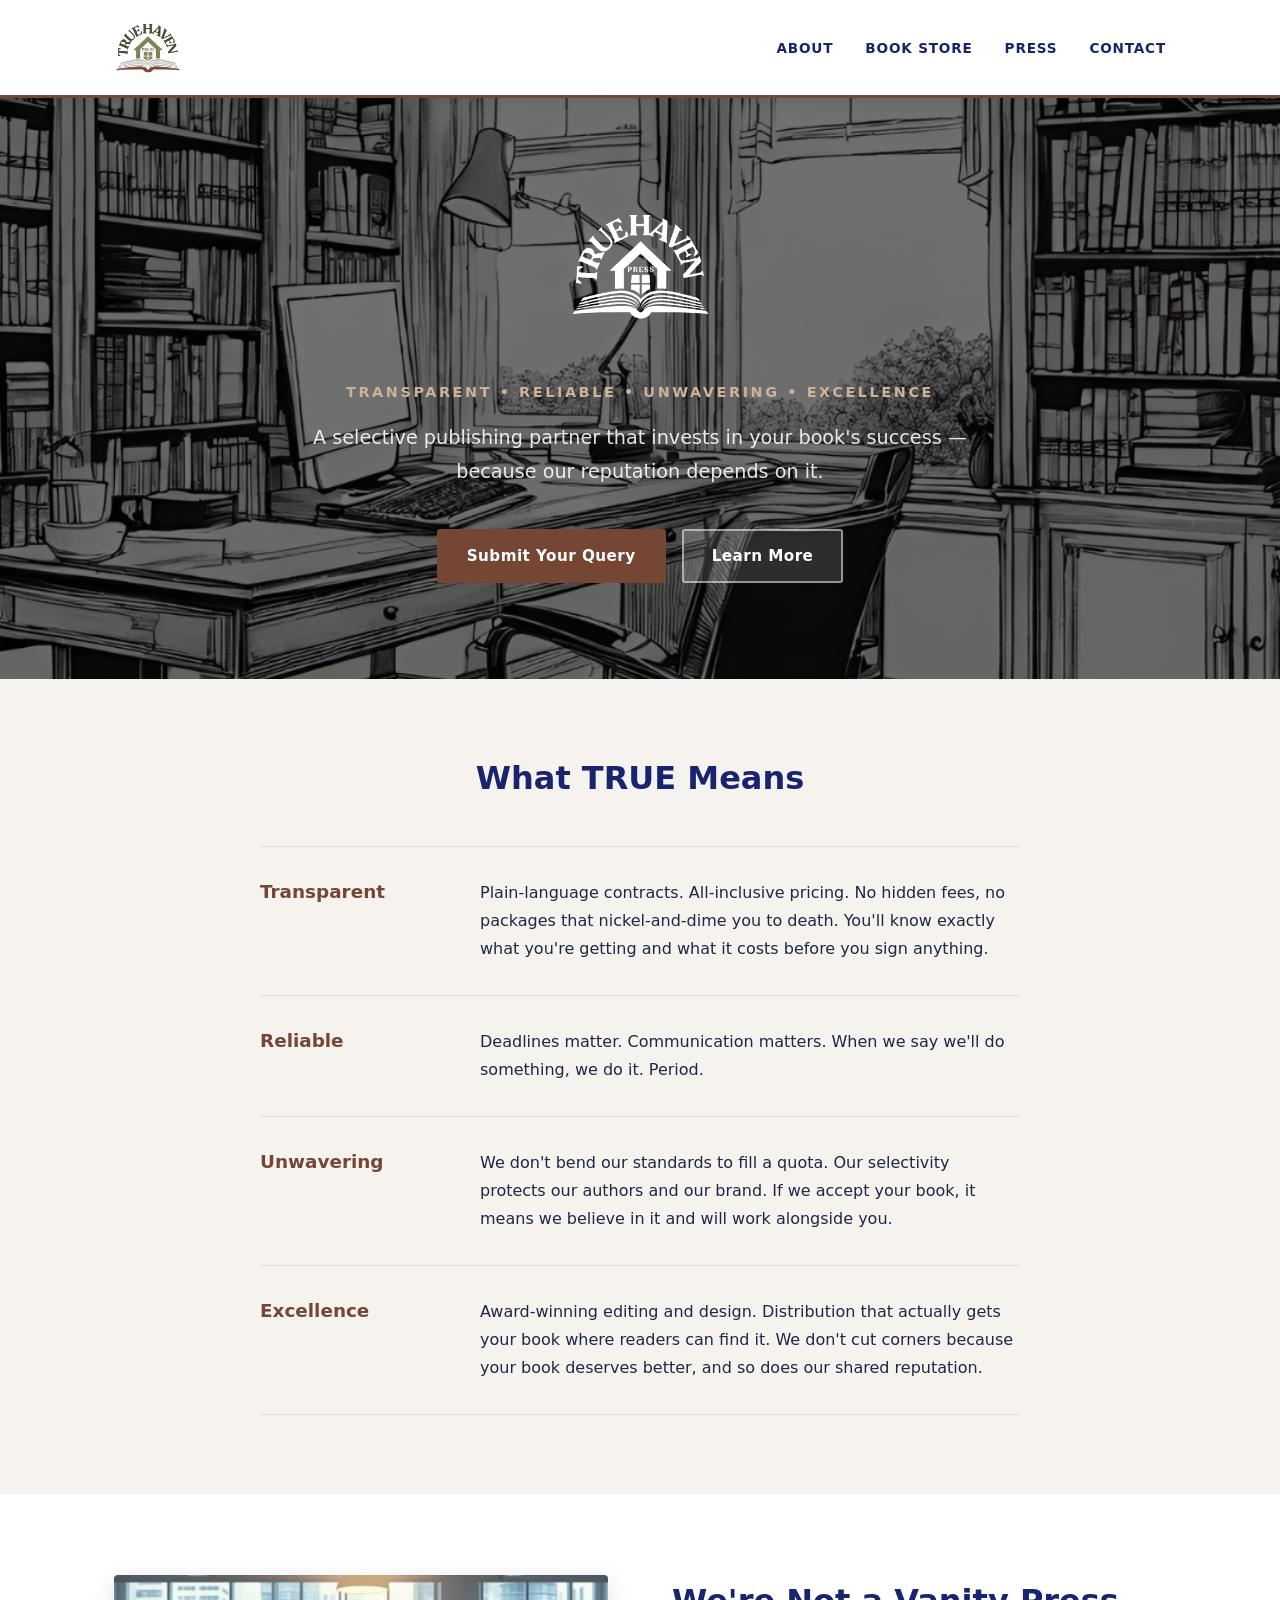
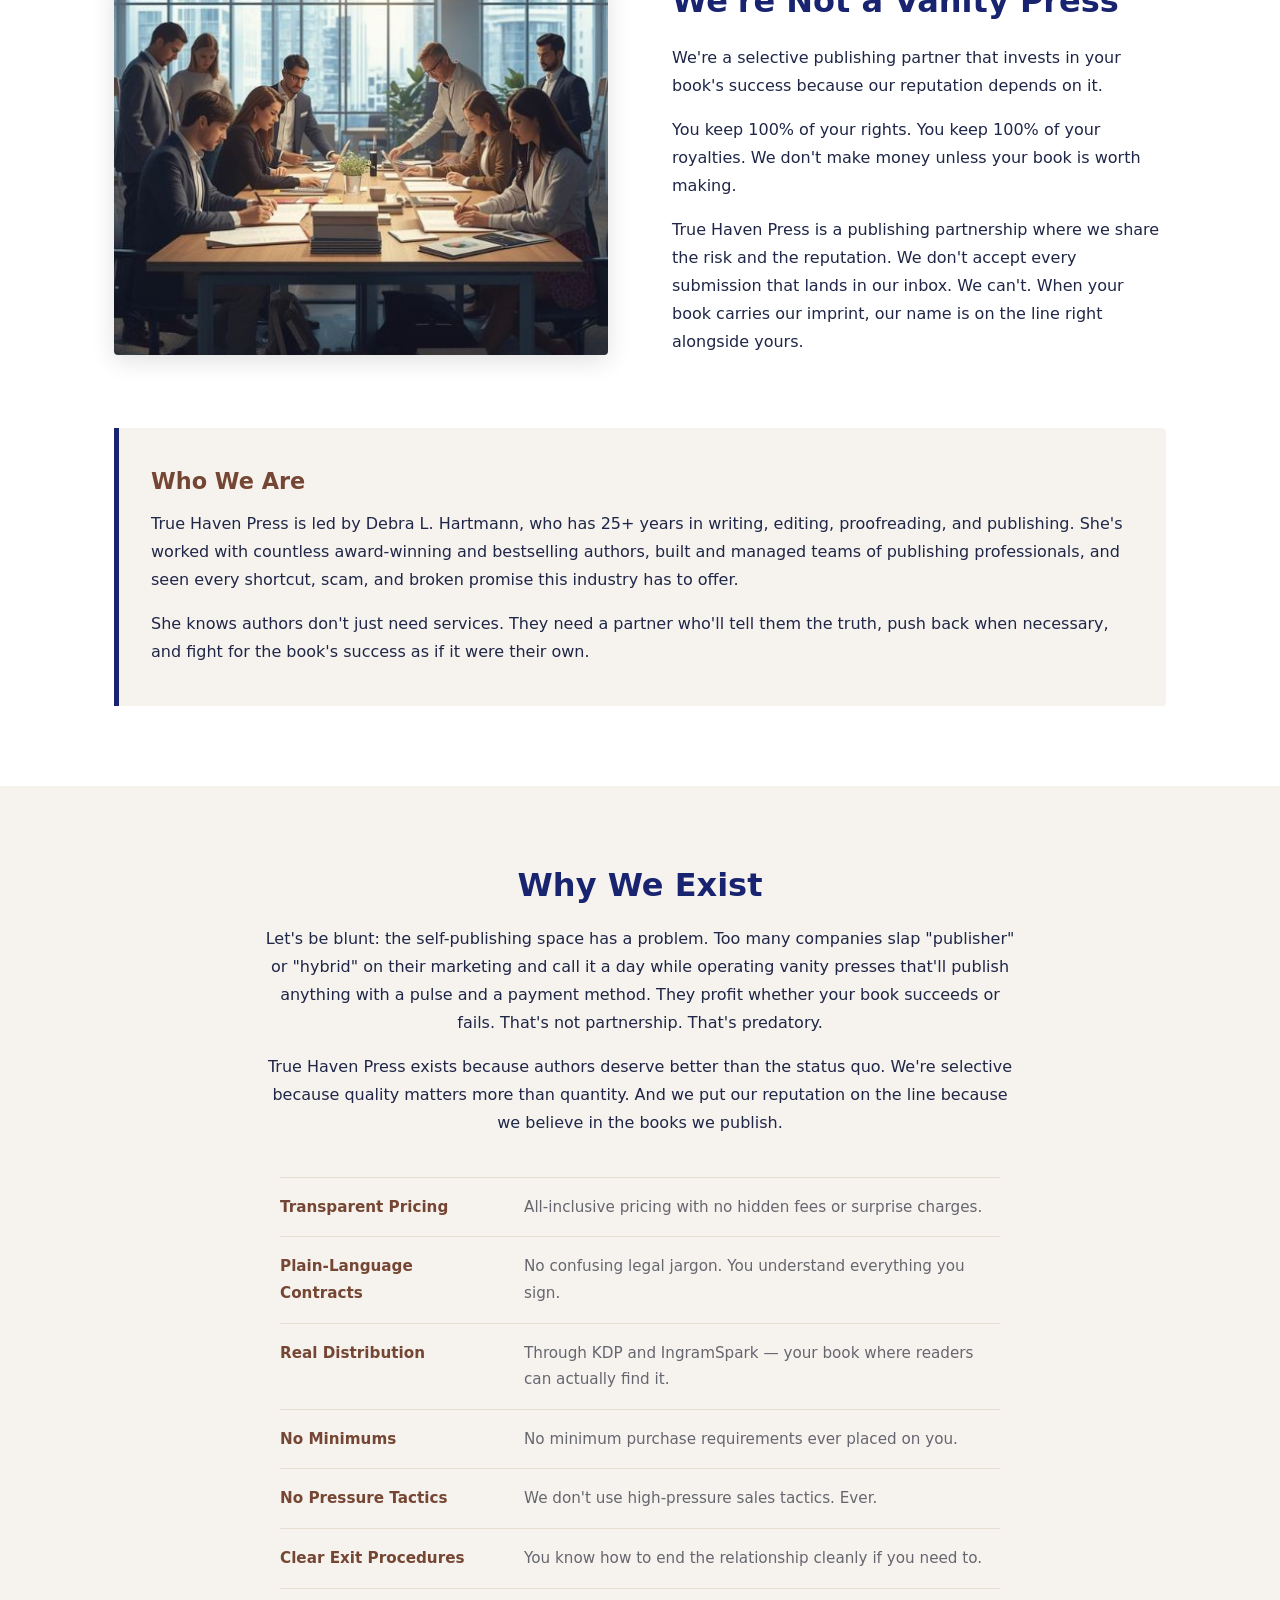
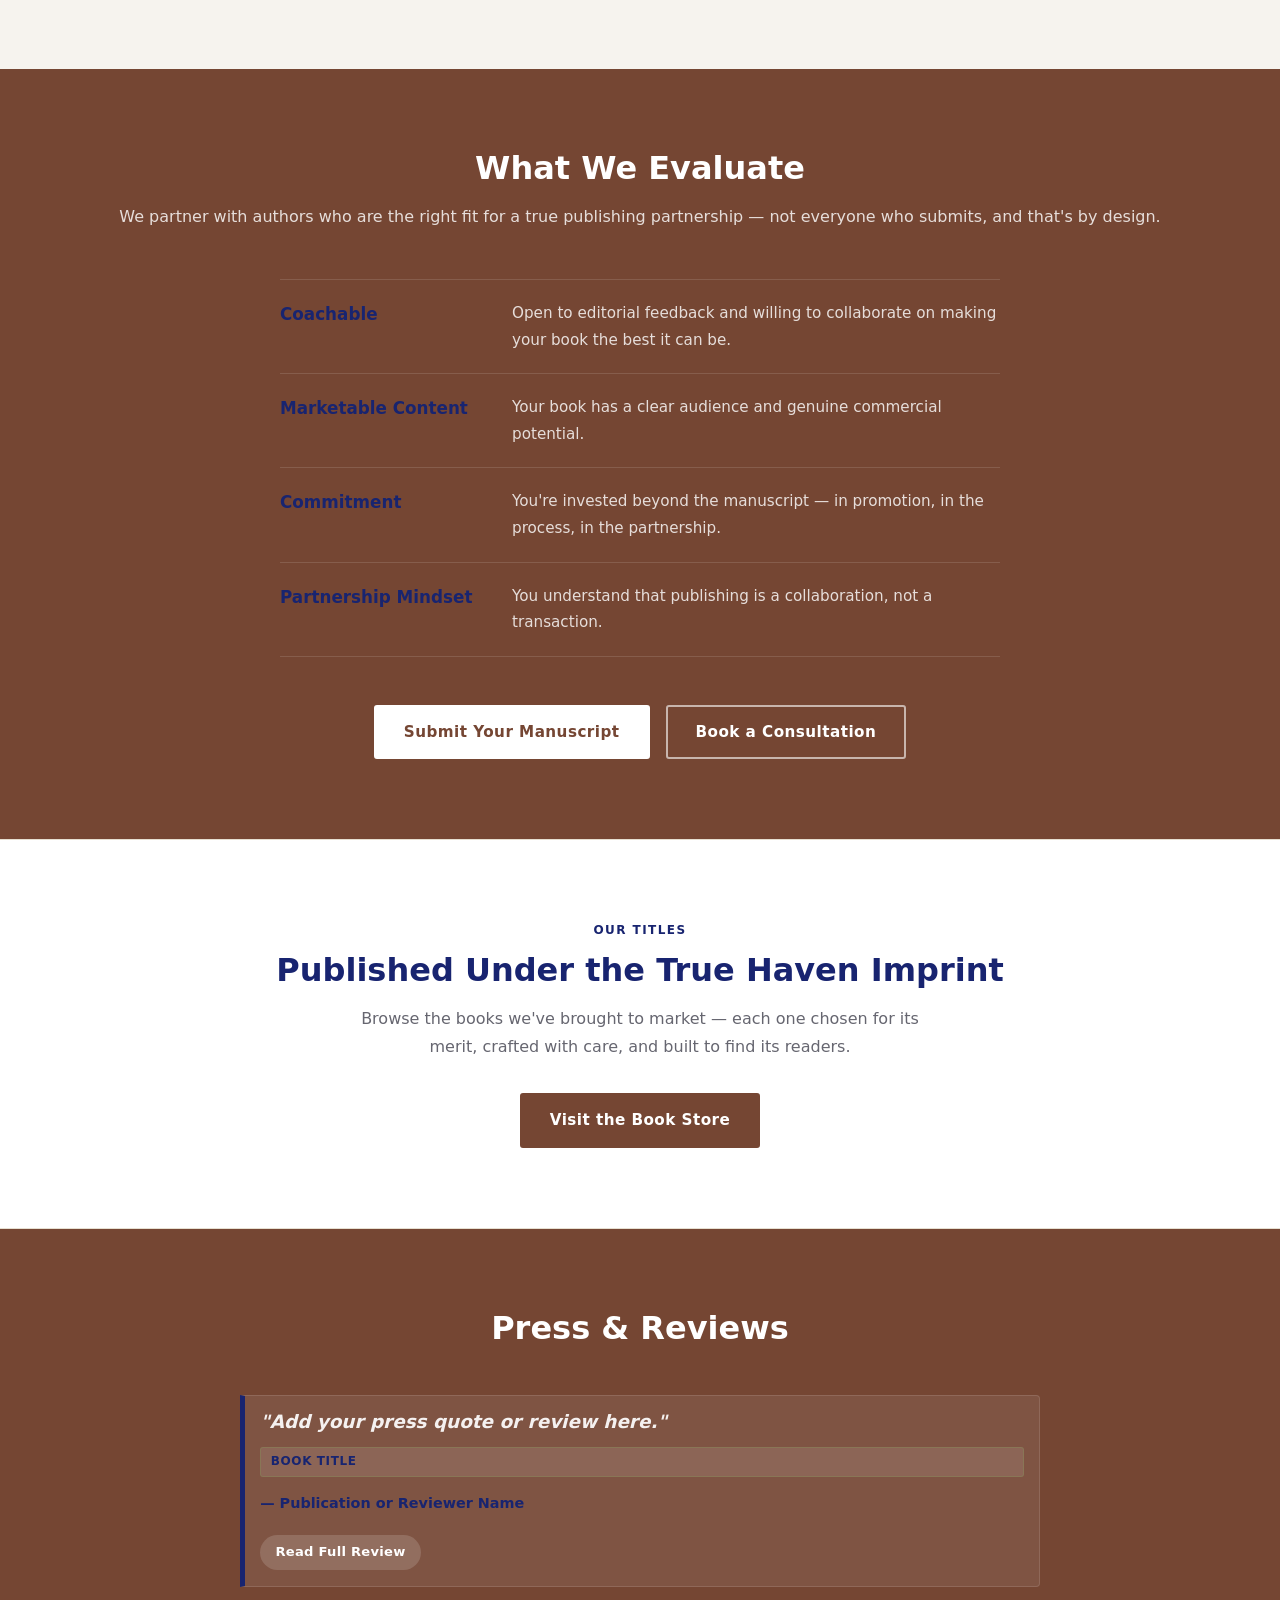
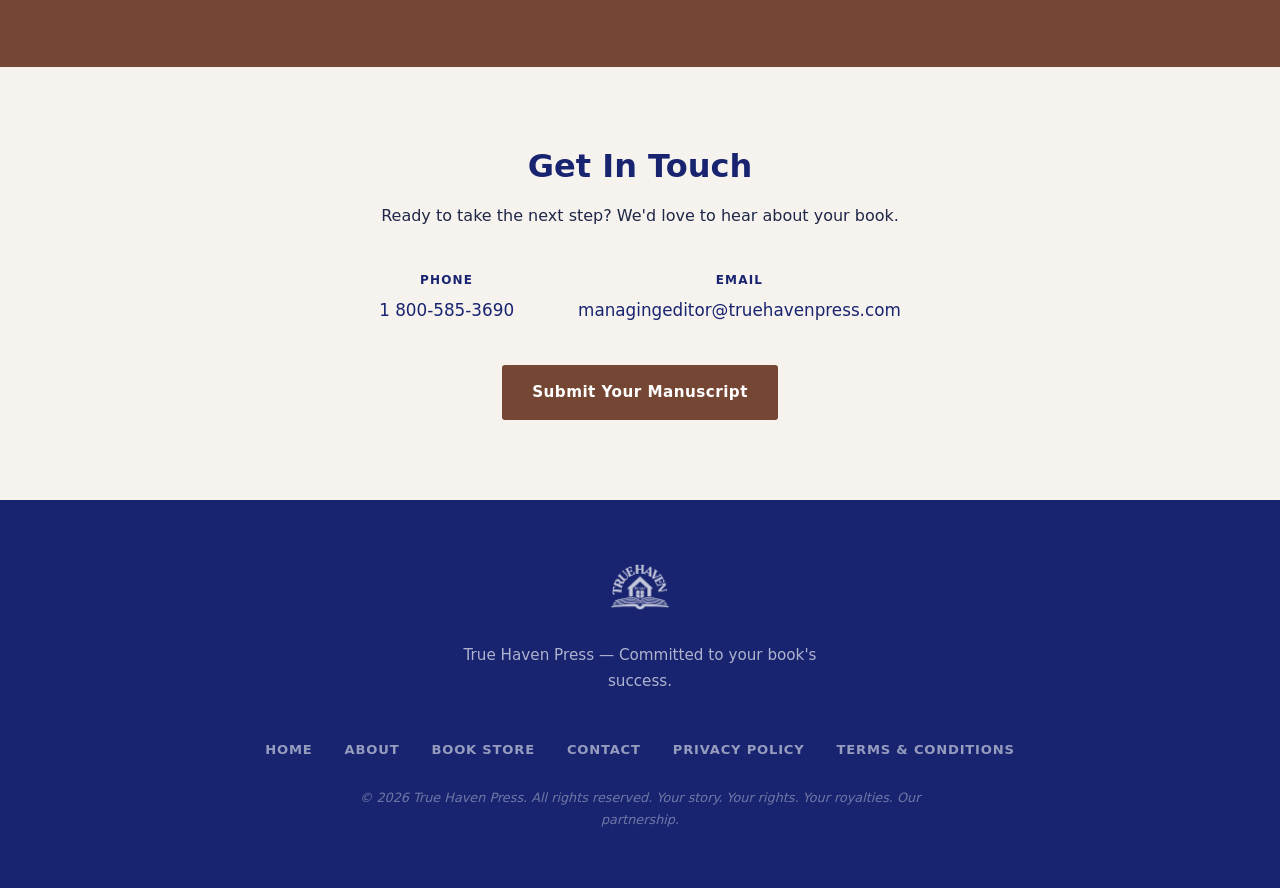
<file: index-qik.html>
<!DOCTYPE html>
<html lang="en">
<head>
  <meta charset="UTF-8">
  <meta name="viewport" content="width=device-width, initial-scale=1.0">
  <title>True Haven Press — Transparent Reliable Unwavering Excellence</title>
  <meta name="description" content="True Haven Press is a selective publishing partner that invests in your book's success. You keep 100% of your rights and royalties.">
  <link rel="stylesheet" href="styles.css">
</head>
<body>

  <!-- HEADER -->
  <header class="site-header">
    <div class="header-inner">
      <a href="index.html" class="logo-link">
        <!-- qik-img site-logo (Main site logo in the header) -->
  <img src="/media/logo.png" alt="True Haven Press">
  <!-- qik-end -->
      </a>
      <nav class="main-navigation">
        <!-- qik-nav main-nav -->

        <ul>
          <li><a href="#about">About</a></li>
          <li><a href="books.html">Book Store</a></li>
          <li><a href="#press">Press</a></li>
          <li><a href="#contact">Contact</a></li>
        </ul>

<!-- qik-nav-end main-nav -->
      </nav>
    </div>
  </header>

  <main>

    <!-- HERO SECTION -->
    <section class="hero" id="home">
      <div class="hero-inner">
        <!-- qik-img hero-logo (Large logo displayed in the hero section) -->
  <img src="/media/logo.png" alt="True Haven Press" class="hero-logo">
  <!-- qik-end -->

        <!-- qik hero-tagline (Decorative tagline displayed below the hero logo) -->
  <p class="hero-tagline">Transparent &bull; Reliable &bull; Unwavering &bull; Excellence</p>
  <!-- qik-end -->

        <!-- qik hero-intro (Short introductory sentence in the hero section) -->
  <p class="hero-intro">A selective publishing partner that invests in your book's success — because our reputation depends on it.</p>
  <!-- qik-end -->

        <div class="hero-buttons">
          <a href="https://airtable.com/appEEqEmkaCLhB1yw/pagdEhxNDqfsJZymS/form" class="btn btn-primary">Submit Your Query</a>
          <a href="#about" class="btn btn-secondary">Learn More</a>
        </div>
      </div>
    </section>

    <!-- TRUE VALUES SECTION -->
    <section class="values-section" id="true-values">
      <div class="container">
        <!-- qik values-heading (Heading for the TRUE values section) -->
  <h2>What TRUE Means</h2>
  <!-- qik-end -->

        <div class="values-editorial">

          <div class="value-entry">
            <!-- qik value-transparent (Transparent pillar heading and description) -->
  <h3>Transparent</h3>
            <p>Plain-language contracts. All-inclusive pricing. No hidden fees, no packages that nickel-and-dime you to death. You'll know exactly what you're getting and what it costs before you sign anything.</p>
  <!-- qik-end -->
          </div>

          <div class="value-entry">
            <!-- qik value-reliable (Reliable pillar heading and description) -->
  <h3>Reliable</h3>
            <p>Deadlines matter. Communication matters. When we say we'll do something, we do it. Period.</p>
  <!-- qik-end -->
          </div>

          <div class="value-entry">
            <!-- qik value-unwavering (Unwavering pillar heading and description) -->
  <h3>Unwavering</h3>
            <p>We don't bend our standards to fill a quota. Our selectivity protects our authors and our brand. If we accept your book, it means we believe in it and will work alongside you.</p>
  <!-- qik-end -->
          </div>

          <div class="value-entry">
            <!-- qik value-excellence (Excellence pillar heading and description) -->
  <h3>Excellence</h3>
            <p>Award-winning editing and design. Distribution that actually gets your book where readers can find it. We don't cut corners because your book deserves better, and so does our shared reputation.</p>
  <!-- qik-end -->
          </div>

        </div>
      </div>
    </section>

    <!-- ABOUT SECTION -->
    <section class="about-section" id="about">
      <div class="container">
        <div class="about-grid">

          <div class="about-image-col">
            <!-- qik-img about-image (Photo or image for the About section) -->
  <img src="/media/homepage1.jpg" alt="True Haven Press publishing partnership">
  <!-- qik-end -->
          </div>

          <div class="about-content-col">
            <!-- qik about-heading (Heading for the About section) -->
  <h2>We're Not a Vanity Press</h2>
  <!-- qik-end -->

            <!-- qik about-text (Main About section body content) -->
  <p>We're a selective publishing partner that invests in your book's success because our reputation depends on it.</p>
            <p>You keep 100% of your rights. You keep 100% of your royalties. We don't make money unless your book is worth making.</p>
            <p>True Haven Press is a publishing partnership where we share the risk and the reputation. We don't accept every submission that lands in our inbox. We can't. When your book carries our imprint, our name is on the line right alongside yours.</p>
  <!-- qik-end -->
          </div>

        </div>

        <div class="about-leadership">
          <!-- qik about-leadership (Who We Are / leadership bio content) -->
  <h3>Who We Are</h3>
          <p>True Haven Press is led by Debra L. Hartmann, who has 25+ years in writing, editing, proofreading, and publishing. She's worked with countless award-winning and bestselling authors, built and managed teams of publishing professionals, and seen every shortcut, scam, and broken promise this industry has to offer.</p>
          <p>She knows authors don't just need services. They need a partner who'll tell them the truth, push back when necessary, and fight for the book's success as if it were their own.</p>
  <!-- qik-end -->
        </div>

      </div>
    </section>

    <!-- WHY WE EXIST SECTION -->
    <section class="why-section">
      <div class="container">

        <!-- qik why-heading (Heading for the Why We Exist section) -->
  <h2>Why We Exist</h2>
  <!-- qik-end -->

        <!-- qik why-text (Body content for the Why We Exist section) -->
  <p>Let's be blunt: the self-publishing space has a problem. Too many companies slap "publisher" or "hybrid" on their marketing and call it a day while operating vanity presses that'll publish anything with a pulse and a payment method. They profit whether your book succeeds or fails. That's not partnership. That's predatory.</p>
        <p>True Haven Press exists because authors deserve better than the status quo. We're selective because quality matters more than quantity. And we put our reputation on the line because we believe in the books we publish.</p>
  <!-- qik-end -->

        <ul class="editorial-list">

          <li>
            <!-- qik diff-pricing (Transparent Pricing differentiator heading and text) -->
  <strong>Transparent Pricing</strong><span>All-inclusive pricing with no hidden fees or surprise charges.</span>
  <!-- qik-end -->
          </li>

          <li>
            <!-- qik diff-contracts (Plain-Language Contracts differentiator heading and text) -->
  <strong>Plain-Language Contracts</strong><span>No confusing legal jargon. You understand everything you sign.</span>
  <!-- qik-end -->
          </li>

          <li>
            <!-- qik diff-distribution (Real Distribution differentiator heading and text) -->
  <strong>Real Distribution</strong><span>Through KDP and IngramSpark — your book where readers can actually find it.</span>
  <!-- qik-end -->
          </li>

          <li>
            <!-- qik diff-minimums (No Minimums differentiator heading and text) -->
  <strong>No Minimums</strong><span>No minimum purchase requirements ever placed on you.</span>
  <!-- qik-end -->
          </li>

          <li>
            <!-- qik diff-pressure (No Pressure differentiator heading and text) -->
  <strong>No Pressure Tactics</strong><span>We don't use high-pressure sales tactics. Ever.</span>
  <!-- qik-end -->
          </li>

          <li>
            <!-- qik diff-exit (Clear Exit Procedures differentiator heading and text) -->
  <strong>Clear Exit Procedures</strong><span>You know how to end the relationship cleanly if you need to.</span>
  <!-- qik-end -->
          </li>

        </ul>
      </div>
    </section>

    <!-- WHAT WE EVALUATE SECTION -->
    <section class="evaluate-section">
      <div class="container">

        <!-- qik evaluate-heading (Heading for the What We Evaluate section) -->
  <h2>What We Evaluate</h2>
  <!-- qik-end -->

        <!-- qik evaluate-intro (Introductory text for What We Evaluate) -->
  <p>We partner with authors who are the right fit for a true publishing partnership — not everyone who submits, and that's by design.</p>
  <!-- qik-end -->

        <ul class="evaluate-prose-list">

          <li>
            <!-- qik eval-coachable (Coachable evaluation criterion heading and text) -->
  <strong>Coachable</strong><span>Open to editorial feedback and willing to collaborate on making your book the best it can be.</span>
  <!-- qik-end -->
          </li>

          <li>
            <!-- qik eval-marketable (Marketable Content evaluation criterion heading and text) -->
  <strong>Marketable Content</strong><span>Your book has a clear audience and genuine commercial potential.</span>
  <!-- qik-end -->
          </li>

          <li>
            <!-- qik eval-commitment (Commitment evaluation criterion heading and text) -->
  <strong>Commitment</strong><span>You're invested beyond the manuscript — in promotion, in the process, in the partnership.</span>
  <!-- qik-end -->
          </li>

          <li>
            <!-- qik eval-partnership (Partnership Mindset evaluation criterion heading and text) -->
  <strong>Partnership Mindset</strong><span>You understand that publishing is a collaboration, not a transaction.</span>
  <!-- qik-end -->
          </li>

        </ul>

        <div class="evaluate-cta">
          <a href="https://airtable.com/appEEqEmkaCLhB1yw/pagdEhxNDqfsJZymS/form" class="btn btn-light">Submit Your Manuscript</a>
          <a href="https://airtable.com/appEEqEmkaCLhB1yw/pagdEhxNDqfsJZymS/form" class="btn btn-outline-light">Book a Consultation</a>
        </div>

      </div>
    </section>

    <!-- BOOKS TEASER SECTION -->
    <section class="books-teaser" id="books">
      <div class="container">

        <!-- qik books-teaser-eyebrow (Small label above the books teaser heading) -->
  <span class="section-eyebrow">Our Titles</span>
  <!-- qik-end -->

        <!-- qik books-teaser-heading (Heading for the books teaser section) -->
  <h2>Published Under the True Haven Imprint</h2>
  <!-- qik-end -->

        <!-- qik books-teaser-text (Body text for the books teaser section) -->
  <p>Browse the books we've brought to market — each one chosen for its merit, crafted with care, and built to find its readers.</p>
  <!-- qik-end -->

        <a href="books.html" class="btn btn-primary">Visit the Book Store</a>

      </div>
    </section>

    <!-- PRESS / REVIEWS SECTION -->
    <section class="press-section" id="press">
      <div class="container">

        <!-- qik press-heading (Heading for the Press & Reviews section) -->
  <h2>Press &amp; Reviews</h2>
  <!-- qik-end -->

        <!-- qik-portfolio -->

        <div class="press-items">

          <div class="portfolio-item press-quote">
            <div class="portfolio-content">
              <h3>"Add your press quote or review here."</h3>
              <p class="client">Book Title</p>
              <p>— Publication or Reviewer Name</p>
              <a href="#" target="_blank" class="portfolio-link">Read Full Review</a>
            </div>
          </div>

        </div>

<!-- qik-portfolio-end -->

      </div>
    </section>

    <!-- CONTACT SECTION -->
    <section class="contact-section" id="contact">
      <div class="container">

        <!-- qik contact-heading (Heading for the Contact section) -->
  <h2>Get In Touch</h2>
  <!-- qik-end -->

        <!-- qik contact-intro (Introductory text for the Contact section) -->
  <p>Ready to take the next step? We'd love to hear about your book.</p>
  <!-- qik-end -->

        <div class="contact-info">

          <div class="contact-item">
            <strong>Phone</strong>
            <a href="tel:18005853690">
              <!-- qik-text contact-phone-display (Phone number display text) -->
1 800-585-3690
<!-- qik-end -->
            </a>
          </div>

          <div class="contact-item">
            <strong>Email</strong>
            <a href="mailto:managingeditor@truehavenpress.com">
              <!-- qik-text contact-email-display (Email address display text) -->
managingeditor@truehavenpress.com
<!-- qik-end -->
            </a>
          </div>

        </div>

        <div class="contact-cta">
          <a href="https://airtable.com/appEEqEmkaCLhB1yw/pagdEhxNDqfsJZymS/form" class="btn btn-primary">Submit Your Manuscript</a>
        </div>

      </div>
    </section>

  </main>

  <!-- FOOTER -->
  <footer class="site-footer">
    <div class="footer-inner">

      <a href="index.html" class="footer-logo-link">
        <!-- qik-img footer-logo (Logo in the site footer) -->
  <img src="/media/logo.png" alt="True Haven Press" class="footer-logo">
  <!-- qik-end -->
      </a>

      <!-- qik footer-description (Short company description in the footer) -->
  <p class="footer-description">True Haven Press — Committed to your book's success.</p>
  <!-- qik-end -->

      <nav class="footer-navigation">
        <!-- qik-nav footer-nav -->

        <ul class="footer-links">
          <li><a href="index.html">Home</a></li>
          <li><a href="#about">About</a></li>
          <li><a href="books.html">Book Store</a></li>
          <li><a href="#contact">Contact</a></li>
          <li><a href="privacy-policy.html">Privacy Policy</a></li>
          <li><a href="terms-and-conditions.html">Terms &amp; Conditions</a></li>
        </ul>

<!-- qik-nav-end footer-nav -->
      </nav>

      <!-- qik footer-copyright (Footer copyright and tagline text) -->
  <p class="footer-copyright">&copy; 2026 True Haven Press. All rights reserved. Your story. Your rights. Your royalties. Our partnership.</p>
  <!-- qik-end -->

    </div>
  </footer>

</body>
</html>
</file>
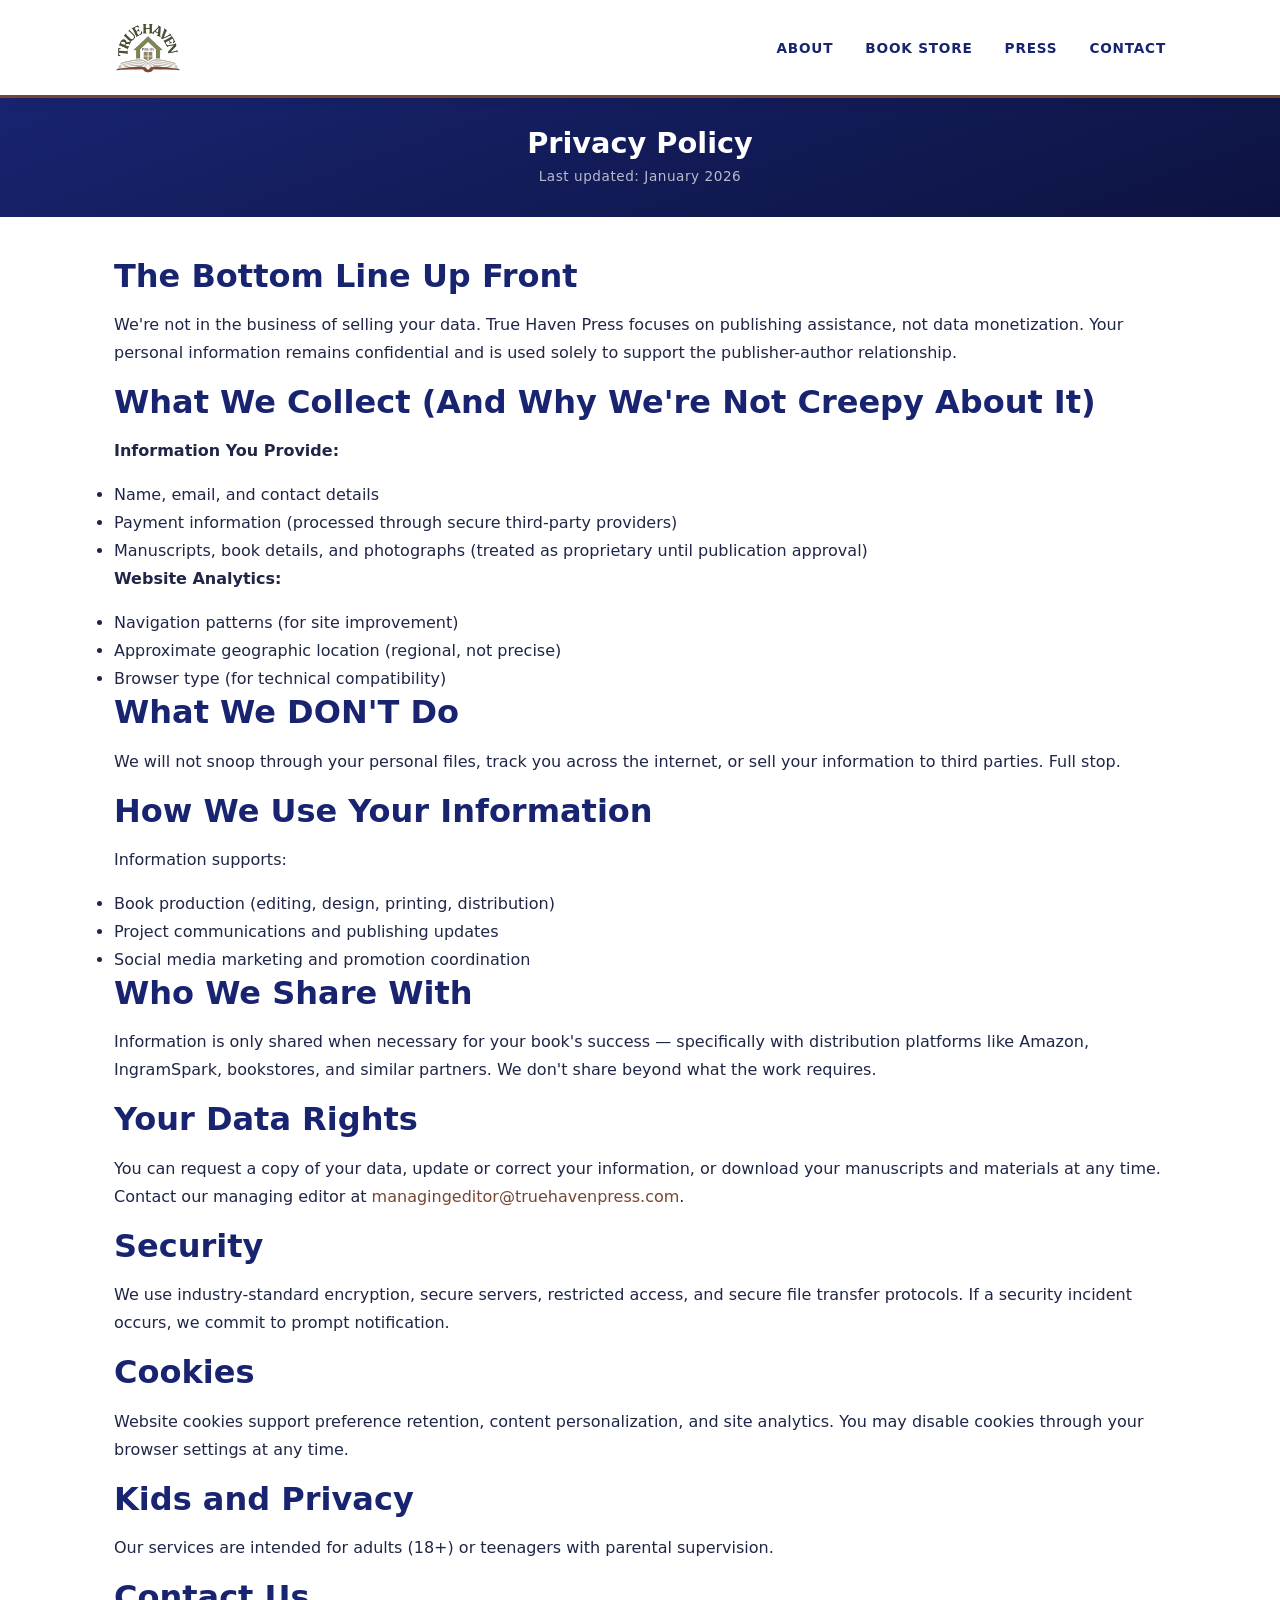
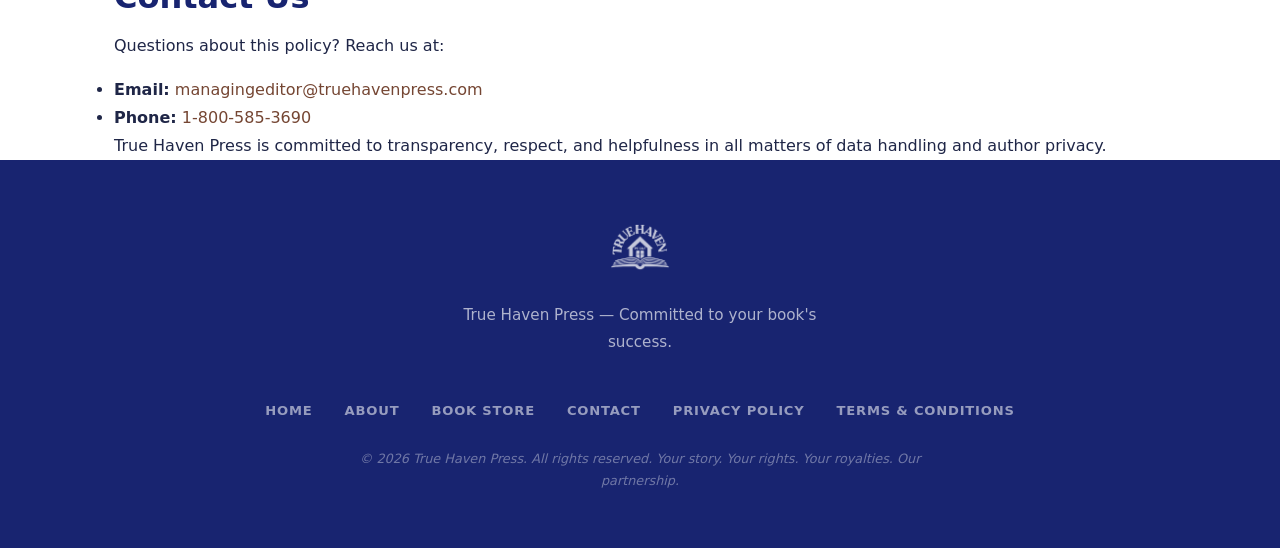
<file: privacy-policy.html>
<!DOCTYPE html>
<html lang="en">
<head>
  <meta charset="UTF-8">
  <meta name="viewport" content="width=device-width, initial-scale=1.0">
  <title>Privacy Policy — True Haven Press</title>
  <meta name="description" content="True Haven Press privacy policy — how we collect, use, and protect your personal information.">
  <link rel="stylesheet" href="styles.css">
</head>
<body>

  <!-- HEADER -->
  <header class="site-header">
    <div class="header-inner">
      <a href="index.html" class="logo-link">
        <img src="/media/logo.png" alt="True Haven Press">
      </a>
      <nav class="main-navigation">
        <ul>
          <li><a href="index.html#about">About</a></li>
          <li><a href="books.html">Book Store</a></li>
          <li><a href="index.html#press">Press</a></li>
          <li><a href="index.html#contact">Contact</a></li>
        </ul>
      </nav>
    </div>
  </header>

  <main>

    <!-- PAGE HERO -->
    <section class="page-hero">
      <div class="hero-inner">
        <p class="hero-tagline">True Haven Press</p>
        <h1>Privacy Policy</h1>
        <p class="hero-intro">Last updated: January 2026</p>
      </div>
    </section>

    <!-- CONTENT SECTION -->
    <section class="legal-section">
      <div class="container legal-content">

        <h2>The Bottom Line Up Front</h2>
        <p>We're not in the business of selling your data. True Haven Press focuses on publishing assistance, not data monetization. Your personal information remains confidential and is used solely to support the publisher-author relationship.</p>

        <h2>What We Collect (And Why We're Not Creepy About It)</h2>
        <p><strong>Information You Provide:</strong></p>
        <ul>
          <li>Name, email, and contact details</li>
          <li>Payment information (processed through secure third-party providers)</li>
          <li>Manuscripts, book details, and photographs (treated as proprietary until publication approval)</li>
        </ul>
        <p><strong>Website Analytics:</strong></p>
        <ul>
          <li>Navigation patterns (for site improvement)</li>
          <li>Approximate geographic location (regional, not precise)</li>
          <li>Browser type (for technical compatibility)</li>
        </ul>

        <h2>What We DON'T Do</h2>
        <p>We will not snoop through your personal files, track you across the internet, or sell your information to third parties. Full stop.</p>

        <h2>How We Use Your Information</h2>
        <p>Information supports:</p>
        <ul>
          <li>Book production (editing, design, printing, distribution)</li>
          <li>Project communications and publishing updates</li>
          <li>Social media marketing and promotion coordination</li>
        </ul>

        <h2>Who We Share With</h2>
        <p>Information is only shared when necessary for your book's success — specifically with distribution platforms like Amazon, IngramSpark, bookstores, and similar partners. We don't share beyond what the work requires.</p>

        <h2>Your Data Rights</h2>
        <p>You can request a copy of your data, update or correct your information, or download your manuscripts and materials at any time. Contact our managing editor at <a href="mailto:managingeditor@truehavenpress.com">managingeditor@truehavenpress.com</a>.</p>

        <h2>Security</h2>
        <p>We use industry-standard encryption, secure servers, restricted access, and secure file transfer protocols. If a security incident occurs, we commit to prompt notification.</p>

        <h2>Cookies</h2>
        <p>Website cookies support preference retention, content personalization, and site analytics. You may disable cookies through your browser settings at any time.</p>

        <h2>Kids and Privacy</h2>
        <p>Our services are intended for adults (18+) or teenagers with parental supervision.</p>

        <h2>Contact Us</h2>
        <p>Questions about this policy? Reach us at:</p>
        <ul>
          <li><strong>Email:</strong> <a href="mailto:managingeditor@truehavenpress.com">managingeditor@truehavenpress.com</a></li>
          <li><strong>Phone:</strong> <a href="tel:18005853690">1-800-585-3690</a></li>
        </ul>

        <p>True Haven Press is committed to transparency, respect, and helpfulness in all matters of data handling and author privacy.</p>

      </div>
    </section>

  </main>

  <!-- FOOTER -->
  <footer class="site-footer">
    <div class="footer-inner">

      <a href="index.html" class="footer-logo-link">
        <img src="/media/logo.png" alt="True Haven Press" class="footer-logo">
      </a>

      <p class="footer-description">True Haven Press — Committed to your book's success.</p>

      <nav class="footer-navigation">
        <ul class="footer-links">
          <li><a href="index.html">Home</a></li>
          <li><a href="index.html#about">About</a></li>
          <li><a href="books.html">Book Store</a></li>
          <li><a href="index.html#contact">Contact</a></li>
          <li><a href="privacy-policy.html">Privacy Policy</a></li>
          <li><a href="terms-and-conditions.html">Terms &amp; Conditions</a></li>
        </ul>
      </nav>

      <p class="footer-copyright">&copy; 2026 True Haven Press. All rights reserved. Your story. Your rights. Your royalties. Our partnership.</p>

    </div>
  </footer>

</body>
</html>
</file>
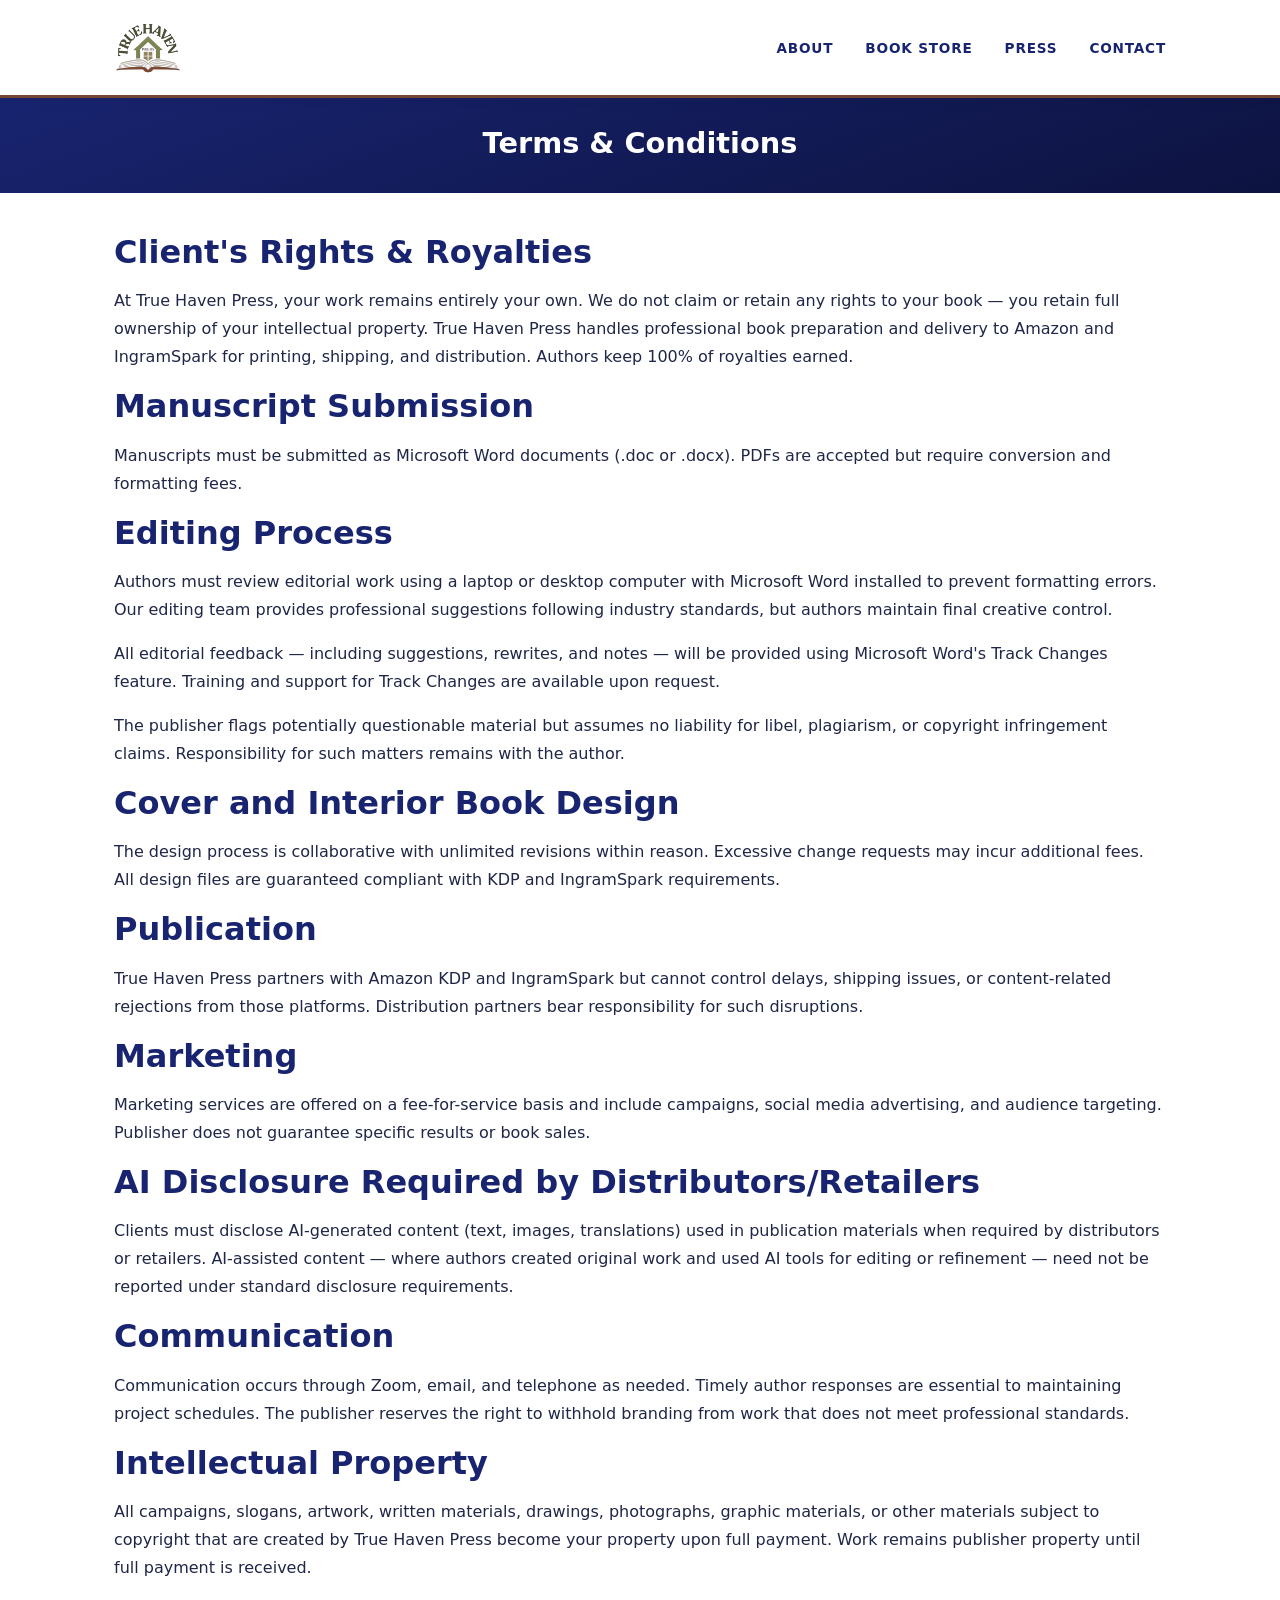
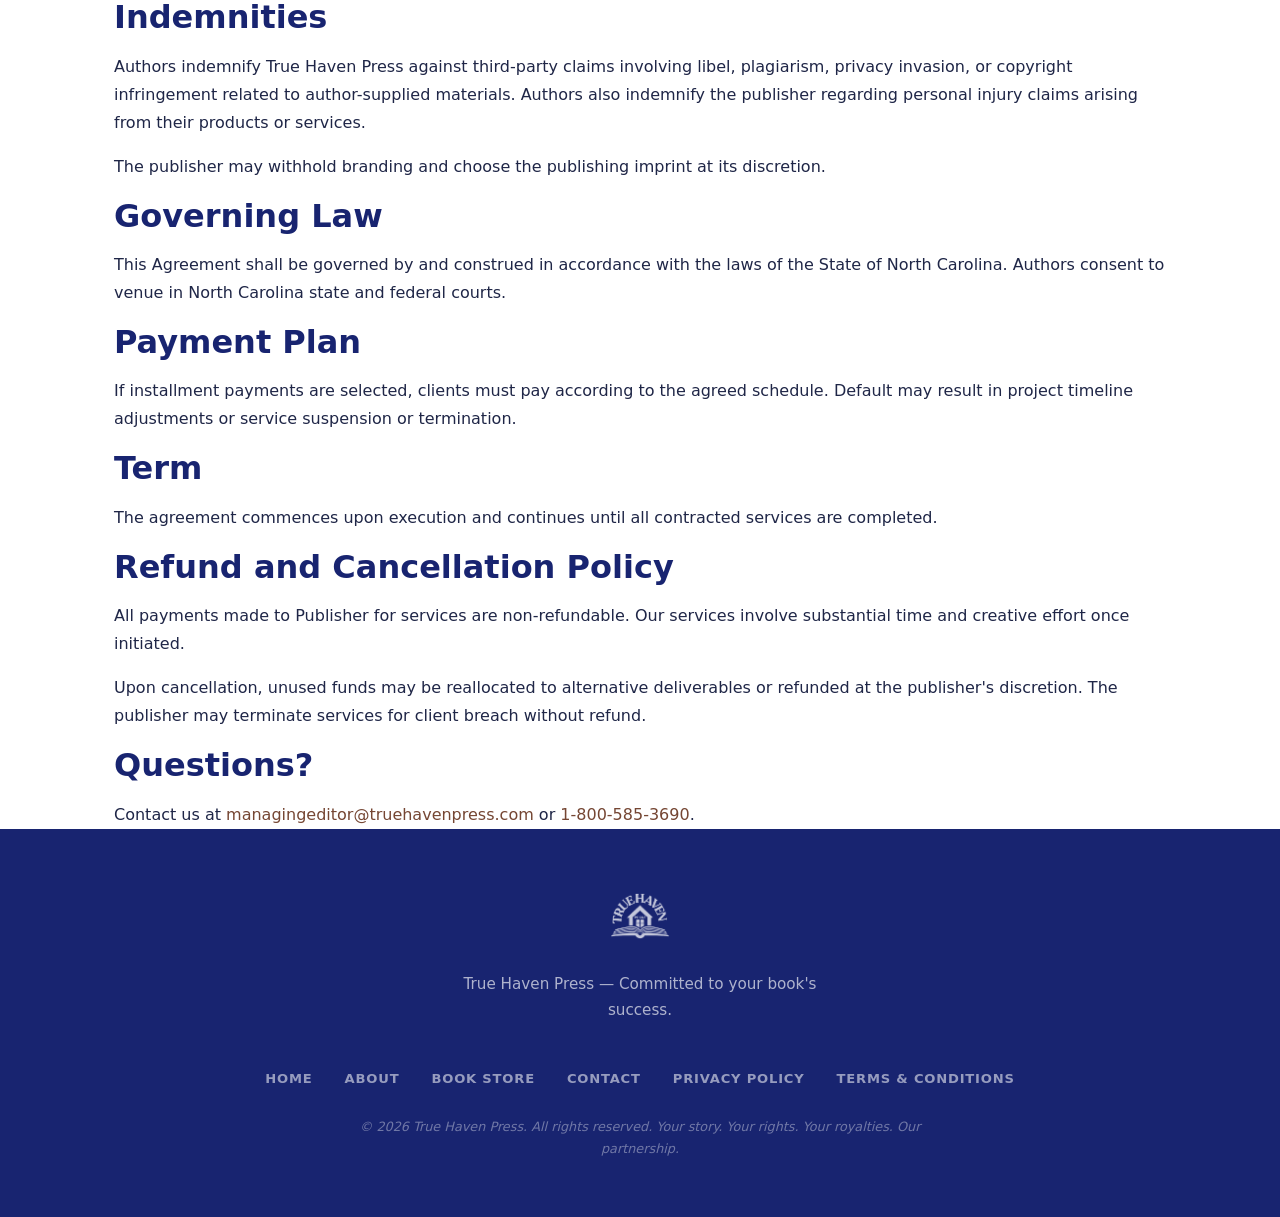
<file: terms-and-conditions.html>
<!DOCTYPE html>
<html lang="en">
<head>
  <meta charset="UTF-8">
  <meta name="viewport" content="width=device-width, initial-scale=1.0">
  <title>Terms &amp; Conditions — True Haven Press</title>
  <meta name="description" content="True Haven Press terms and conditions governing publishing services, rights, royalties, and client responsibilities.">
  <link rel="stylesheet" href="styles.css">
</head>
<body>

  <!-- HEADER -->
  <header class="site-header">
    <div class="header-inner">
      <a href="index.html" class="logo-link">
        <img src="/media/logo.png" alt="True Haven Press">
      </a>
      <nav class="main-navigation">
        <ul>
          <li><a href="index.html#about">About</a></li>
          <li><a href="books.html">Book Store</a></li>
          <li><a href="index.html#press">Press</a></li>
          <li><a href="index.html#contact">Contact</a></li>
        </ul>
      </nav>
    </div>
  </header>

  <main>

    <!-- PAGE HERO -->
    <section class="page-hero">
      <div class="hero-inner">
        <p class="hero-tagline">True Haven Press</p>
        <h1>Terms &amp; Conditions</h1>
      </div>
    </section>

    <!-- CONTENT SECTION -->
    <section class="legal-section">
      <div class="container legal-content">

        <h2>Client's Rights &amp; Royalties</h2>
        <p>At True Haven Press, your work remains entirely your own. We do not claim or retain any rights to your book — you retain full ownership of your intellectual property. True Haven Press handles professional book preparation and delivery to Amazon and IngramSpark for printing, shipping, and distribution. Authors keep 100% of royalties earned.</p>

        <h2>Manuscript Submission</h2>
        <p>Manuscripts must be submitted as Microsoft Word documents (.doc or .docx). PDFs are accepted but require conversion and formatting fees.</p>

        <h2>Editing Process</h2>
        <p>Authors must review editorial work using a laptop or desktop computer with Microsoft Word installed to prevent formatting errors. Our editing team provides professional suggestions following industry standards, but authors maintain final creative control.</p>
        <p>All editorial feedback — including suggestions, rewrites, and notes — will be provided using Microsoft Word's Track Changes feature. Training and support for Track Changes are available upon request.</p>
        <p>The publisher flags potentially questionable material but assumes no liability for libel, plagiarism, or copyright infringement claims. Responsibility for such matters remains with the author.</p>

        <h2>Cover and Interior Book Design</h2>
        <p>The design process is collaborative with unlimited revisions within reason. Excessive change requests may incur additional fees. All design files are guaranteed compliant with KDP and IngramSpark requirements.</p>

        <h2>Publication</h2>
        <p>True Haven Press partners with Amazon KDP and IngramSpark but cannot control delays, shipping issues, or content-related rejections from those platforms. Distribution partners bear responsibility for such disruptions.</p>

        <h2>Marketing</h2>
        <p>Marketing services are offered on a fee-for-service basis and include campaigns, social media advertising, and audience targeting. Publisher does not guarantee specific results or book sales.</p>

        <h2>AI Disclosure Required by Distributors/Retailers</h2>
        <p>Clients must disclose AI-generated content (text, images, translations) used in publication materials when required by distributors or retailers. AI-assisted content — where authors created original work and used AI tools for editing or refinement — need not be reported under standard disclosure requirements.</p>

        <h2>Communication</h2>
        <p>Communication occurs through Zoom, email, and telephone as needed. Timely author responses are essential to maintaining project schedules. The publisher reserves the right to withhold branding from work that does not meet professional standards.</p>

        <h2>Intellectual Property</h2>
        <p>All campaigns, slogans, artwork, written materials, drawings, photographs, graphic materials, or other materials subject to copyright that are created by True Haven Press become your property upon full payment. Work remains publisher property until full payment is received.</p>

        <h2>Indemnities</h2>
        <p>Authors indemnify True Haven Press against third-party claims involving libel, plagiarism, privacy invasion, or copyright infringement related to author-supplied materials. Authors also indemnify the publisher regarding personal injury claims arising from their products or services.</p>
        <p>The publisher may withhold branding and choose the publishing imprint at its discretion.</p>

        <h2>Governing Law</h2>
        <p>This Agreement shall be governed by and construed in accordance with the laws of the State of North Carolina. Authors consent to venue in North Carolina state and federal courts.</p>

        <h2>Payment Plan</h2>
        <p>If installment payments are selected, clients must pay according to the agreed schedule. Default may result in project timeline adjustments or service suspension or termination.</p>

        <h2>Term</h2>
        <p>The agreement commences upon execution and continues until all contracted services are completed.</p>

        <h2>Refund and Cancellation Policy</h2>
        <p>All payments made to Publisher for services are non-refundable. Our services involve substantial time and creative effort once initiated.</p>
        <p>Upon cancellation, unused funds may be reallocated to alternative deliverables or refunded at the publisher's discretion. The publisher may terminate services for client breach without refund.</p>

        <h2>Questions?</h2>
        <p>Contact us at <a href="mailto:managingeditor@truehavenpress.com">managingeditor@truehavenpress.com</a> or <a href="tel:18005853690">1-800-585-3690</a>.</p>

      </div>
    </section>

  </main>

  <!-- FOOTER -->
  <footer class="site-footer">
    <div class="footer-inner">

      <a href="index.html" class="footer-logo-link">
        <img src="/media/logo.png" alt="True Haven Press" class="footer-logo">
      </a>

      <p class="footer-description">True Haven Press — Committed to your book's success.</p>

      <nav class="footer-navigation">
        <ul class="footer-links">
          <li><a href="index.html">Home</a></li>
          <li><a href="index.html#about">About</a></li>
          <li><a href="books.html">Book Store</a></li>
          <li><a href="index.html#contact">Contact</a></li>
          <li><a href="privacy-policy.html">Privacy Policy</a></li>
          <li><a href="terms-and-conditions.html">Terms &amp; Conditions</a></li>
        </ul>
      </nav>

      <p class="footer-copyright">&copy; 2026 True Haven Press. All rights reserved. Your story. Your rights. Your royalties. Our partnership.</p>

    </div>
  </footer>

</body>
</html>
</file>
<file: styles.css>
/* ============================================================
   True Haven Press — Stylesheet
   Brand palette aligned with index/about:
     Primary   #754633 (warm brown) — buttons, header band
     Secondary #182470 (navy)       — headings
     Tertiary  #cbb299 (cream/tan)  — soft borders, hover tints
     Contrast  #4b5236 (olive)      — dark surfaces
   ============================================================ */

*, *::before, *::after {
  box-sizing: border-box;
  margin: 0;
  padding: 0;
}

:root {
  --color-primary:      #754633;
  --color-secondary:    #182470;
  --color-accent:       #754633;
  --color-accent-dark:  #5a3527;
  --color-primary-dark: #5a3527;
  --color-tertiary:     #cbb299;
  --color-contrast:     #4b5236;
  --color-bg:           #ffffff;
  --color-bg-alt:       #f6f3ee;
  --color-dark:         #182470;
  --color-text:         #1f2647;
  --color-text-light:   #666670;
  --color-border:       #e6dfd1;
  --font-serif:         'Poppins', system-ui, -apple-system, sans-serif;
  --font-sans:          'Plus Jakarta Sans', system-ui, -apple-system, BlinkMacSystemFont, 'Segoe UI', Roboto, sans-serif;
  --max-width:          1100px;
  --section-pad:        5rem;

  /* Tunable: minimum width per book card. Lower = more books per row.
     ~140 ⇒ 6/row at 1280px · ~180 ⇒ 5/row · ~220 ⇒ 4/row · ~280 ⇒ 3/row */
  --book-card-min:      180px;
  --book-image-height:  260px;
}

html {
  scroll-behavior: smooth;
}

body {
  font-family: var(--font-sans);
  background-color: var(--color-bg);
  color: var(--color-text);
  line-height: 1.75;
  font-size: 1rem;
}

/* ============================================================
   LAYOUT
   ============================================================ */

.container {
  max-width: var(--max-width);
  margin: 0 auto;
  padding: 0 1.5rem;
}

/* ============================================================
   TYPOGRAPHY
   ============================================================ */

h1, h2, h3, h4 {
  font-family: var(--font-serif);
  color: var(--color-secondary);
  line-height: 1.2;
  font-weight: 600;
}

h1 { font-size: 2.5rem; }
h2 { font-size: 2rem;   margin-bottom: 1rem; }
h3 { font-size: 1.4rem; margin-bottom: 0.5rem; }
h4 { font-size: 1.1rem; margin-bottom: 0.4rem; }

p {
  margin-bottom: 1rem;
}
p:last-child {
  margin-bottom: 0;
}

a {
  color: var(--color-accent);
  text-decoration: none;
}
a:hover {
  text-decoration: underline;
}

/* ============================================================
   BUTTONS
   ============================================================ */

.btn {
  display: inline-block;
  padding: 0.75rem 1.75rem;
  border-radius: 3px;
  font-weight: 600;
  font-size: 0.95rem;
  letter-spacing: 0.03em;
  transition: background 0.2s, border-color 0.2s, color 0.2s;
  cursor: pointer;
  border: 2px solid transparent;
}

.btn-primary {
  background-color: var(--color-accent);
  color: #fff;
  border-color: var(--color-accent);
}
.btn-primary:hover {
  background-color: var(--color-accent-dark);
  border-color: var(--color-accent-dark);
  text-decoration: none;
}

.btn-secondary {
  background-color: rgba(255,255,255,0.15);
  color: #fff;
  border-color: rgba(255,255,255,0.5);
}
.btn-secondary:hover {
  background-color: rgba(255,255,255,0.25);
  text-decoration: none;
}

.btn-light {
  background-color: #fff;
  color: var(--color-primary);
  border-color: #fff;
}
.btn-light:hover {
  background-color: var(--color-bg-alt);
  border-color: var(--color-bg-alt);
  text-decoration: none;
}

.btn-outline-light {
  background-color: transparent;
  color: #fff;
  border-color: rgba(255,255,255,0.6);
}
.btn-outline-light:hover {
  background-color: rgba(255,255,255,0.1);
  text-decoration: none;
}

/* ============================================================
   HEADER
   ============================================================ */

.site-header {
  position: sticky;
  top: 0;
  z-index: 100;
  background: #fff;
  border-bottom: 3px solid var(--color-primary);
  padding: 0.85rem 0;
  box-shadow: 0 2px 12px rgba(0,0,0,0.07);
}

.header-inner {
  max-width: var(--max-width);
  margin: 0 auto;
  padding: 0 1.5rem;
  display: flex;
  align-items: center;
  justify-content: space-between;
  gap: 1rem;
}

.logo-link {
  display: block;
  flex-shrink: 0;
}

.logo-link img {
  height: 68px;
  width: auto;
  display: block;
}

.main-navigation ul {
  list-style: none;
  display: flex;
  gap: 2rem;
  flex-wrap: wrap;
}

.main-navigation a {
  color: var(--color-dark);
  font-weight: 600;
  font-size: 0.85rem;
  letter-spacing: 0.06em;
  text-transform: uppercase;
  transition: color 0.2s;
}
.main-navigation a:hover {
  color: var(--color-accent);
  text-decoration: none;
}

/* ============================================================
   HERO
   ============================================================ */

.hero {
  background-image: linear-gradient(rgba(0,0,0,0.55), rgba(0,0,0,0.55)), url('/media/bw-office-cropped.png');
  background-size: cover;
  background-position: center;
  color: #fff;
  text-align: center;
  padding: 6rem 1.5rem;
}

.hero-inner {
  max-width: 720px;
  margin: 0 auto;
}

.hero-logo {
  height: 145px;
  width: auto;
  margin-bottom: 2rem;
  filter: brightness(0) invert(1);
}

.hero-tagline {
  font-family: var(--font-serif);
  font-size: 0.9rem;
  letter-spacing: 0.18em;
  text-transform: uppercase;
  color: var(--color-tertiary);
  font-weight: 600;
  margin-bottom: 1rem;
}

.hero-intro {
  font-size: 1.2rem;
  color: rgba(255,255,255,0.88);
  margin-bottom: 2.5rem;
  line-height: 1.75;
}

.hero-buttons {
  display: flex;
  gap: 1rem;
  justify-content: center;
  flex-wrap: wrap;
}

/* ============================================================
   VALUES SECTION
   ============================================================ */

.values-section {
  padding: var(--section-pad) 0;
  background: var(--color-bg-alt);
}

.values-section h2 {
  text-align: center;
  margin-bottom: 3rem;
}

.values-grid {
  display: grid;
  grid-template-columns: repeat(auto-fit, minmax(220px, 1fr));
  gap: 2rem;
}

.value-card {
  background: #fff;
  padding: 2rem 1.5rem;
  border-radius: 4px;
  border-top: 4px solid var(--color-primary);
  box-shadow: 0 2px 12px rgba(0,0,0,0.06);
}

.value-card h3 {
  font-size: 1.2rem;
  margin-bottom: 0.75rem;
  color: var(--color-primary);
}

/* ============================================================
   ABOUT SECTION
   ============================================================ */

.about-section {
  padding: var(--section-pad) 0;
  background: #fff;
}

.about-grid {
  display: grid;
  grid-template-columns: 1fr 1fr;
  gap: 4rem;
  align-items: center;
  margin-bottom: 4rem;
}

.about-image-col img {
  width: 100%;
  height: 380px;
  object-fit: cover;
  border-radius: 4px;
  box-shadow: 0 6px 24px rgba(0,0,0,0.12);
}

.about-content-col h2 {
  margin-bottom: 1.5rem;
}

.about-leadership {
  background: var(--color-bg-alt);
  padding: 2.5rem 2rem;
  border-left: 5px solid var(--color-secondary);
  border-radius: 0 4px 4px 0;
}

.about-leadership h3 {
  color: var(--color-primary);
  margin-bottom: 1rem;
}

/* ============================================================
   WHY WE EXIST SECTION
   ============================================================ */

.why-section {
  padding: var(--section-pad) 0;
  background: var(--color-bg-alt);
}

.why-section h2 {
  text-align: center;
  margin-bottom: 1.25rem;
}

.why-section > .container > p {
  max-width: 760px;
  margin: 0 auto 1rem;
  text-align: center;
}

.differentiators-grid {
  display: grid;
  grid-template-columns: repeat(auto-fit, minmax(170px, 1fr));
  gap: 1.5rem;
  margin-top: 3rem;
}

.diff-card {
  background: #fff;
  padding: 1.5rem;
  border-radius: 4px;
  border-bottom: 3px solid var(--color-accent);
  box-shadow: 0 2px 8px rgba(0,0,0,0.05);
}

.diff-card h4 {
  color: var(--color-accent);
  margin-bottom: 0.5rem;
}

.diff-card p {
  font-size: 0.9rem;
  color: var(--color-text-light);
}

/* ============================================================
   WHAT WE EVALUATE SECTION
   ============================================================ */

.evaluate-section {
  padding: var(--section-pad) 0;
  background: var(--color-primary);
  color: #fff;
}

.evaluate-section h2 {
  color: #fff;
  text-align: center;
  margin-bottom: 1rem;
}

.evaluate-section > .container > p {
  text-align: center;
  color: rgba(255,255,255,0.82);
  margin-bottom: 3rem;
}

.evaluate-grid {
  display: grid;
  grid-template-columns: repeat(auto-fit, minmax(200px, 1fr));
  gap: 2rem;
  margin-bottom: 3rem;
}

.eval-card {
  background: rgba(255,255,255,0.08);
  padding: 1.75rem;
  border-radius: 4px;
  border: 1px solid rgba(255,255,255,0.15);
}

.eval-card h3 {
  color: var(--color-secondary);
  margin-bottom: 0.75rem;
}

.eval-card p {
  color: rgba(255,255,255,0.82);
  font-size: 0.95rem;
}

.evaluate-cta {
  text-align: center;
  display: flex;
  gap: 1rem;
  justify-content: center;
  flex-wrap: wrap;
}

/* ============================================================
   BOOK STORE / PORTFOLIO SECTION
   ============================================================ */

.books-section {
  padding: var(--section-pad) 0;
  background: var(--color-bg-alt);
}

.books-section h2 {
  text-align: center;
  margin-bottom: 0.5rem;
}

.books-section > .container > p {
  text-align: center;
  color: var(--color-text-light);
  margin-bottom: 3rem;
}

.portfolio-grid {
  display: grid;
  grid-template-columns: repeat(auto-fill, minmax(var(--book-card-min), 1fr));
  gap: 1.25rem;
}

.portfolio-item {
  background: #fff;
  border: 1px solid var(--color-border);
  border-radius: 5px;
  overflow: hidden;
  display: flex;
  flex-direction: column;
  box-shadow: 0 1px 2px rgba(24, 36, 112, 0.05);
  transition: transform 0.2s ease, box-shadow 0.2s ease, border-color 0.2s ease;
}

.portfolio-item:hover {
  transform: translateY(-2px);
  border-color: var(--color-tertiary);
  box-shadow: 0 8px 20px rgba(24, 36, 112, 0.1);
}

.portfolio-image {
  width: 100%;
  height: var(--book-image-height);
  object-fit: contain;
  display: block;
  background: var(--color-bg-alt);
  padding: 0.75rem;
}

.portfolio-content {
  padding: 0.85rem 0.95rem 1rem;
  display: flex;
  flex-direction: column;
  flex: 1;
  gap: 0.15rem;
}

.portfolio-content h3 {
  font-size: 0.92rem;
  line-height: 1.25;
  margin-bottom: 0.1rem;
  color: var(--color-secondary);
}

.portfolio-content .client {
  color: var(--color-text-light);
  font-style: normal;
  font-size: 0.7rem;
  letter-spacing: 0.04em;
  text-transform: uppercase;
  font-weight: 600;
  margin-bottom: 0.5rem;
}

.portfolio-content p {
  font-size: 0.85rem;
  color: var(--color-text-light);
  margin-bottom: 0.5rem;
}

.portfolio-link {
  display: inline-block;
  align-self: flex-start;
  background: var(--color-accent);
  color: #fff;
  padding: 0.4rem 0.95rem;
  border-radius: 999px;
  font-size: 0.78rem;
  font-weight: 600;
  letter-spacing: 0.02em;
  margin-top: auto;
  transition: background 0.2s;
}

.portfolio-link:hover {
  background: var(--color-accent-dark);
  text-decoration: none;
}

/* ============================================================
   GALLERY SECTION
   ============================================================ */

.gallery-section-wrapper {
  padding: var(--section-pad) 0;
  background: var(--color-bg-alt);
}

.gallery-section-wrapper h2 {
  text-align: center;
  margin-bottom: 3rem;
}

.gallery-grid {
  display: grid;
  grid-template-columns: repeat(auto-fill, minmax(280px, 1fr));
  gap: 1.5rem;
}

.photo-item {
  overflow: hidden;
  border-radius: 4px;
  box-shadow: 0 3px 12px rgba(0,0,0,0.09);
}

.photo-item img {
  width: 100%;
  height: 240px;
  object-fit: cover;
  display: block;
  transition: transform 0.3s;
}

.photo-item:hover img {
  transform: scale(1.04);
}

/* ============================================================
   PRESS / REVIEWS SECTION
   ============================================================ */

.press-section {
  padding: var(--section-pad) 0;
  background: var(--color-primary);
  color: #fff;
}

.press-section h2 {
  color: #fff;
  text-align: center;
  margin-bottom: 3rem;
}

.press-items {
  max-width: 800px;
  margin: 0 auto;
  display: flex;
  flex-direction: column;
  gap: 2rem;
}

.press-section .portfolio-item {
  background: rgba(255,255,255,0.08);
  border: 1px solid rgba(255,255,255,0.12);
  border-left: 5px solid var(--color-secondary);
  border-radius: 0 4px 4px 0;
  box-shadow: none;
  transition: transform 0.2s;
}

.press-section .portfolio-item:hover {
  transform: translateY(-2px);
  box-shadow: 0 6px 20px rgba(0,0,0,0.2);
}

.press-section .portfolio-content h3 {
  font-style: italic;
  font-size: 1.15rem;
  color: rgba(255,255,255,0.92);
  margin-bottom: 0.75rem;
}

.press-section .portfolio-content .client {
  display: inline-block;
  background: rgba(255,255,255,0.1);
  color: var(--color-secondary);
  border: 1px solid rgba(134,140,88,0.45);
  border-radius: 3px;
  font-size: 0.75rem;
  font-family: var(--font-sans);
  font-style: normal;
  font-weight: 600;
  letter-spacing: 0.05em;
  text-transform: uppercase;
  padding: 0.2rem 0.6rem;
  margin-bottom: 0.75rem;
}

.press-section .portfolio-content p:not(.client) {
  font-size: 0.9rem;
  color: var(--color-secondary);
  font-weight: 600;
  margin-bottom: 1rem;
}

.press-section .portfolio-link {
  background: rgba(255,255,255,0.15);
  color: #fff;
  font-size: 0.82rem;
}

.press-section .portfolio-link:hover {
  background: rgba(255,255,255,0.25);
}

/* ============================================================
   CONTACT SECTION
   ============================================================ */

.contact-section {
  padding: var(--section-pad) 0;
  background: var(--color-bg-alt);
}

.contact-section h2 {
  text-align: center;
  margin-bottom: 1rem;
}

.contact-section > .container > p {
  text-align: center;
  margin-bottom: 2.5rem;
}

.contact-info {
  display: flex;
  justify-content: center;
  gap: 4rem;
  flex-wrap: wrap;
  margin-bottom: 2.5rem;
}

.contact-item {
  text-align: center;
}

.contact-item strong {
  display: block;
  font-size: 0.75rem;
  text-transform: uppercase;
  letter-spacing: 0.1em;
  color: var(--color-secondary);
  margin-bottom: 0.3rem;
}

.contact-item a {
  font-size: 1.05rem;
  color: var(--color-dark);
  font-weight: 500;
}

.contact-item a:hover {
  color: var(--color-accent);
}

.contact-cta {
  text-align: center;
}

/* ============================================================
   FOOTER
   ============================================================ */

.site-footer {
  background: var(--color-dark);
  color: rgba(255,255,255,0.65);
  padding: 3.5rem 0;
}

.footer-inner {
  max-width: var(--max-width);
  margin: 0 auto;
  padding: 0 1.5rem;
  display: flex;
  flex-direction: column;
  align-items: center;
  text-align: center;
  gap: 1.5rem;
}

.footer-logo-link {
  display: block;
}

.footer-logo {
  height: 62px;
  width: auto;
  display: block;
  filter: brightness(0) invert(1);
  opacity: 0.75;
}

.footer-description {
  font-size: 0.95rem;
  max-width: 420px;
  color: rgba(255,255,255,0.65);
}

.footer-links {
  list-style: none;
  display: flex;
  gap: 2rem;
  flex-wrap: wrap;
  justify-content: center;
}

.footer-links a {
  color: rgba(255,255,255,0.55);
  font-size: 0.82rem;
  font-weight: 600;
  text-transform: uppercase;
  letter-spacing: 0.06em;
  transition: color 0.2s;
}
.footer-links a:hover {
  color: #fff;
  text-decoration: none;
}

.footer-copyright {
  font-size: 0.8rem;
  color: rgba(255,255,255,0.38);
  font-style: italic;
  max-width: 600px;
}

/* ============================================================
   EDITORIAL / NOVEL-STYLE ELEMENTS
   ============================================================ */

.section-eyebrow {
  display: block;
  font-family: var(--font-sans);
  font-size: 0.75rem;
  font-weight: 600;
  text-transform: uppercase;
  letter-spacing: 0.12em;
  color: var(--color-secondary);
  margin-bottom: 0.6rem;
}

/* Values — editorial two-column list layout */
.values-editorial {
  max-width: 760px;
  margin: 2.5rem auto 0;
}

.value-entry {
  display: grid;
  grid-template-columns: 180px 1fr;
  gap: 2.5rem;
  padding: 2rem 0;
  border-bottom: 1px solid var(--color-border);
}

.value-entry:first-child {
  border-top: 1px solid var(--color-border);
}

.value-entry h3 {
  font-size: 1.15rem;
  color: var(--color-primary);
  padding-top: 0.15rem;
  margin-bottom: 0;
}

.value-entry p {
  margin-bottom: 0;
}

/* Editorial list (Why We Exist differentiators) */
.editorial-list {
  list-style: none;
  max-width: 720px;
  margin: 2.5rem auto 0;
}

.editorial-list li {
  display: grid;
  grid-template-columns: 220px 1fr;
  gap: 1.5rem;
  padding: 1rem 0;
  border-bottom: 1px solid var(--color-border);
  font-size: 0.95rem;
}

.editorial-list li:first-child {
  border-top: 1px solid var(--color-border);
}

.editorial-list li strong {
  font-family: var(--font-serif);
  color: var(--color-primary);
  font-weight: 700;
}

.editorial-list li span {
  color: var(--color-text-light);
}

/* Evaluate — prose list (on dark background) */
.evaluate-prose-list {
  list-style: none;
  max-width: 720px;
  margin: 2.5rem auto 3rem;
}

.evaluate-prose-list li {
  display: grid;
  grid-template-columns: 200px 1fr;
  gap: 2rem;
  padding: 1.25rem 0;
  border-bottom: 1px solid rgba(255,255,255,0.12);
  font-size: 0.95rem;
}

.evaluate-prose-list li:first-child {
  border-top: 1px solid rgba(255,255,255,0.12);
}

.evaluate-prose-list strong {
  font-family: var(--font-serif);
  color: var(--color-secondary);
  font-size: 1.05rem;
}

.evaluate-prose-list span {
  color: rgba(255,255,255,0.82);
}

/* Books Teaser (index page) */
.books-teaser {
  padding: var(--section-pad) 0;
  background: var(--color-bg);
  text-align: center;
  border-top: 1px solid var(--color-border);
  border-bottom: 1px solid var(--color-border);
}

.books-teaser h2 {
  margin-bottom: 1rem;
}

.books-teaser > .container > p {
  max-width: 560px;
  margin: 0 auto 2rem;
  color: var(--color-text-light);
}

/* Page Hero (about / privacy / terms — slim banner with page title) */
.page-hero {
  background: linear-gradient(160deg, var(--color-secondary) 0%, #0d1340 100%);
  color: #fff;
  text-align: center;
  padding: 1.75rem 1.5rem;
  margin-bottom: 2.5rem;
}

.page-hero .hero-inner {
  max-width: 720px;
  margin: 0 auto;
}

.page-hero .hero-tagline {
  display: none;
}

.page-hero h1 {
  color: #fff;
  font-size: clamp(1.4rem, 1.4rem + ((1vw - 0.2rem) * 1), 1.8rem);
  line-height: 1.2;
  margin-bottom: 0.25rem;
}

.page-hero .hero-intro {
  color: rgba(255, 255, 255, 0.7);
  font-size: 0.85rem;
  letter-spacing: 0.04em;
  margin-bottom: 0;
}

/* ============================================================
   RESPONSIVE — TABLET
   ============================================================ */

@media (max-width: 820px) {
  :root {
    --section-pad: 3.5rem;
  }

  .about-grid {
    grid-template-columns: 1fr;
    gap: 2rem;
  }

  .about-image-col img {
    height: 280px;
  }

  .header-inner {
    flex-direction: column;
    gap: 0.75rem;
    text-align: center;
  }

  .main-navigation ul {
    justify-content: center;
    gap: 1.25rem;
  }
}

/* ============================================================
   RESPONSIVE — MOBILE
   ============================================================ */

@media (max-width: 560px) {
  h1 { font-size: 1.9rem; }
  h2 { font-size: 1.6rem; }

  .hero {
    padding: 4rem 1.25rem;
  }

  .hero-logo {
    height: 105px;
  }

  .hero-intro {
    font-size: 1.05rem;
  }

  .hero-buttons,
  .evaluate-cta {
    flex-direction: column;
    align-items: center;
  }

  .contact-info {
    flex-direction: column;
    gap: 2rem;
    align-items: center;
  }

  .values-grid,
  .differentiators-grid {
    grid-template-columns: 1fr;
  }

  .value-entry,
  .editorial-list li,
  .evaluate-prose-list li {
    grid-template-columns: 1fr;
    gap: 0.4rem;
  }

  .footer-links {
    gap: 1.25rem;
  }
}

/* ============================================================
   BOOKS PAGE — body wrapper sits inside WP block frame
   ============================================================ */

body.books-page {
  background-color: var(--color-bg);
  color: var(--color-text);
  font-family: var(--font-sans);
  line-height: 1.5;
}

body.books-page .books-main-wrapper {
  background: var(--color-bg-alt);
}

/* The WP brown header band sits above .page-hero — the hero handles its own
   border, no top spacing needed here. */
body.books-page .page-hero {
  margin-top: 0;
}

/* ============================================================
   QIKFILTER UI — brand overrides
   The widget injects its own baseline styles via JS; these
   higher-specificity rules retint it to match the brand palette.
   ============================================================ */

.books-section .qikfilter-controls {
  margin-bottom: 2rem;
  gap: 0.75rem;
}

.books-section .qikfilter-search {
  border: 1px solid var(--color-border);
  border-radius: 999px;
  padding: 0.65rem 2.4rem 0.65rem 1.1rem;
  font-family: var(--font-sans);
  font-size: 0.95rem;
  background: #fff;
  color: var(--color-text);
  transition: border-color 0.15s, box-shadow 0.15s;
}

.books-section .qikfilter-search:focus {
  border-color: var(--color-secondary);
  box-shadow: 0 0 0 3px rgba(24, 36, 112, 0.12);
}

.books-section .qikfilter-search-wrap {
  flex: 1 1 240px;
}

.books-section .qikfilter-clear-btn {
  right: 12px;
}

.books-section .qikfilter-toggles {
  border: 1px solid var(--color-border);
  border-radius: 999px;
  overflow: hidden;
  background: #fff;
}

.books-section .qikfilter-toggle-btn {
  background: transparent;
  color: var(--color-text-light);
  font-family: var(--font-sans);
  font-size: 0.85rem;
  font-weight: 600;
  letter-spacing: 0.02em;
  padding: 0.55rem 1.1rem;
  border: none;
}

.books-section .qikfilter-toggle-btn:not(:last-child) {
  border-right: 1px solid var(--color-border);
}

.books-section .qikfilter-toggle-btn:hover {
  background: rgba(203, 178, 153, 0.18);
  color: var(--color-secondary);
}

.books-section .qikfilter-toggle-btn.active {
  background: var(--color-secondary);
  color: #fff;
}

.books-section .qikfilter-group-header {
  margin-top: 2.5rem;
  margin-bottom: 0.75rem;
  border-bottom: 1px solid var(--color-border);
  padding-bottom: 0.4rem;
}

.books-section .qikfilter-group-label {
  color: var(--color-secondary);
  font-family: var(--font-serif);
  font-size: 1.25rem;
  font-weight: 600;
  margin: 0;
}

.books-section .qikfilter-see-more-author {
  color: var(--color-accent);
  font-family: var(--font-sans);
  font-size: 0.8rem;
  font-weight: 600;
  text-decoration: none;
  border-bottom: 1px solid currentColor;
  padding: 0.4rem 0 0;
}

.books-section .qikfilter-see-more-author:hover {
  color: var(--color-accent-dark);
}

.books-section .qikfilter-no-results {
  color: var(--color-text-light);
  font-style: italic;
  font-size: 1rem;
  padding: 3rem 1rem;
}

/* ============================================================
   SUBMIT MANUSCRIPT FORM
   ============================================================ */

body.submit-page {
  background-color: var(--color-bg-alt);
  color: var(--color-text);
  font-family: var(--font-sans);
  line-height: 1.5;
}

.submit-main {
  padding: 0 0 4rem;
}

.submit-container {
  max-width: 760px;
  padding: 0 1.5rem;
}

.submit-form {
  background: #fff;
  border: 1px solid var(--color-border);
  border-radius: 10px;
  padding: 2rem 2rem 2.25rem;
  box-shadow: 0 4px 18px rgba(24, 36, 112, 0.06);
}

.submit-intro {
  margin: 0 0 1.5rem;
  color: var(--color-text-light);
  font-size: 0.95rem;
}

.submit-intro .req-mark {
  color: var(--color-accent);
  font-weight: 700;
}

.form-section {
  border: none;
  padding: 0;
  margin: 0 0 1.75rem;
}

.form-section legend {
  color: var(--color-secondary);
  font-family: var(--font-serif);
  font-size: 1.1rem;
  font-weight: 600;
  letter-spacing: 0.02em;
  margin-bottom: 1rem;
  padding: 0;
  width: 100%;
  border-bottom: 1px solid var(--color-border);
  padding-bottom: 0.5rem;
}

.field {
  margin-bottom: 1.1rem;
}

.field label,
.label-as-block {
  display: block;
  font-weight: 600;
  font-size: 0.9rem;
  color: var(--color-secondary);
  margin-bottom: 0.35rem;
}

.req-mark {
  color: var(--color-accent);
  font-weight: 700;
  margin-left: 0.1rem;
}

.field input[type="text"],
.field input[type="email"],
.field input[type="tel"],
.field select,
.field textarea {
  width: 100%;
  font-family: var(--font-sans);
  font-size: 0.95rem;
  color: var(--color-text);
  background: #fff;
  border: 1px solid var(--color-border);
  border-radius: 6px;
  padding: 0.55rem 0.75rem;
  line-height: 1.4;
  transition: border-color 0.15s, box-shadow 0.15s;
}

.field textarea {
  resize: vertical;
  min-height: 90px;
}

.field input:focus,
.field select:focus,
.field textarea:focus {
  outline: none;
  border-color: var(--color-secondary);
  box-shadow: 0 0 0 3px rgba(24, 36, 112, 0.12);
}

/* ── File drop zone ───────────────────────────────────────────── */
.file-drop {
  position: relative;
  border: 2px dashed var(--color-border);
  border-radius: 8px;
  background: var(--color-bg-alt);
  transition: border-color 0.15s, background 0.15s;
}

.file-drop:hover,
.file-drop:focus-within {
  border-color: var(--color-secondary);
  background: #fff;
}

.file-drop.is-dragover {
  border-color: var(--color-accent);
  background: rgba(203, 178, 153, 0.18);
}

.file-drop.has-file {
  border-style: solid;
  border-color: var(--color-secondary);
  background: #fff;
}

/* The real <input type="file"> is hidden but still focusable so the label triggers it. */
.file-input {
  position: absolute;
  width: 1px;
  height: 1px;
  padding: 0;
  margin: -1px;
  overflow: hidden;
  clip: rect(0, 0, 0, 0);
  white-space: nowrap;
  border: 0;
}

/* The visible clickable label — needs higher specificity than .field label */
.file-drop label.file-drop-inner,
.field label.file-drop-inner {
  display: flex;
  flex-direction: column;
  align-items: center;
  justify-content: center;
  gap: 0.35rem;
  padding: 1.5rem 1rem;
  cursor: pointer;
  text-align: center;
  color: var(--color-text);
  font-weight: 400;
  font-size: 0.9rem;
  margin: 0;
}

.file-drop-icon {
  color: var(--color-secondary);
  margin-bottom: 0.15rem;
}

.file-drop.has-file .file-drop-icon {
  color: var(--color-accent);
}

.file-drop-prompt {
  font-size: 0.95rem;
  color: var(--color-text);
}

.file-drop-prompt strong {
  color: var(--color-secondary);
  text-decoration: underline;
  text-underline-offset: 3px;
  text-decoration-thickness: 1px;
}

.file-drop-status {
  font-size: 0.82rem;
  color: var(--color-text-light);
}

.file-drop.has-file .file-drop-status {
  color: var(--color-secondary);
  font-weight: 600;
}

.file-clear {
  position: absolute;
  top: 0.5rem;
  right: 0.6rem;
  background: transparent;
  border: 1px solid var(--color-border);
  color: var(--color-text-light);
  font-family: var(--font-sans);
  font-size: 0.75rem;
  font-weight: 600;
  letter-spacing: 0.02em;
  padding: 0.25rem 0.65rem;
  border-radius: 999px;
  cursor: pointer;
  transition: background 0.15s, color 0.15s, border-color 0.15s;
}

.file-clear:hover {
  background: #fff;
  border-color: var(--color-accent);
  color: var(--color-accent);
}

/* Keyboard focus ring on the hidden input bubbles up to the visible label */
.file-input:focus-visible + .file-drop-inner {
  outline: 2px solid var(--color-secondary);
  outline-offset: 2px;
  border-radius: 6px;
}

.field-hint {
  display: block;
  margin-top: 0.35rem;
  font-size: 0.8rem;
  color: var(--color-text-light);
}

.checkbox-group {
  display: grid;
  grid-template-columns: repeat(auto-fit, minmax(220px, 1fr));
  gap: 0.5rem 1rem;
  margin-top: 0.25rem;
}

.checkbox-row {
  display: flex;
  align-items: center;
  gap: 0.5rem;
  font-weight: 400;
  font-size: 0.92rem;
  color: var(--color-text);
  margin-bottom: 0;
}

.checkbox-row input[type="checkbox"] {
  width: 1rem;
  height: 1rem;
  accent-color: var(--color-secondary);
  cursor: pointer;
}

.form-actions {
  display: flex;
  flex-direction: column;
  align-items: flex-start;
  gap: 0.75rem;
  margin-top: 1.5rem;
  padding-top: 1.25rem;
  border-top: 1px solid var(--color-border);
}

.submit-btn {
  background: var(--color-accent);
  color: #fff;
  border: none;
  border-radius: 999px;
  padding: 0.75rem 2rem;
  font-family: var(--font-sans);
  font-size: 1rem;
  font-weight: 600;
  letter-spacing: 0.02em;
  cursor: pointer;
  transition: background 0.15s, transform 0.1s;
}

.submit-btn:hover:not(:disabled) {
  background: var(--color-accent-dark);
}

.submit-btn:active:not(:disabled) {
  transform: translateY(1px);
}

.submit-btn:disabled {
  opacity: 0.6;
  cursor: not-allowed;
}

.submit-status {
  margin: 0;
  font-size: 0.95rem;
  min-height: 1.4em;
}

.submit-status.is-success {
  color: var(--color-secondary);
  font-weight: 600;
}

.submit-status.is-error {
  color: #b3261e;
  font-weight: 600;
}

@media (max-width: 600px) {
  .submit-form {
    padding: 1.5rem 1.25rem;
    border-radius: 8px;
  }
  .checkbox-group {
    grid-template-columns: 1fr;
  }
}
</file>
